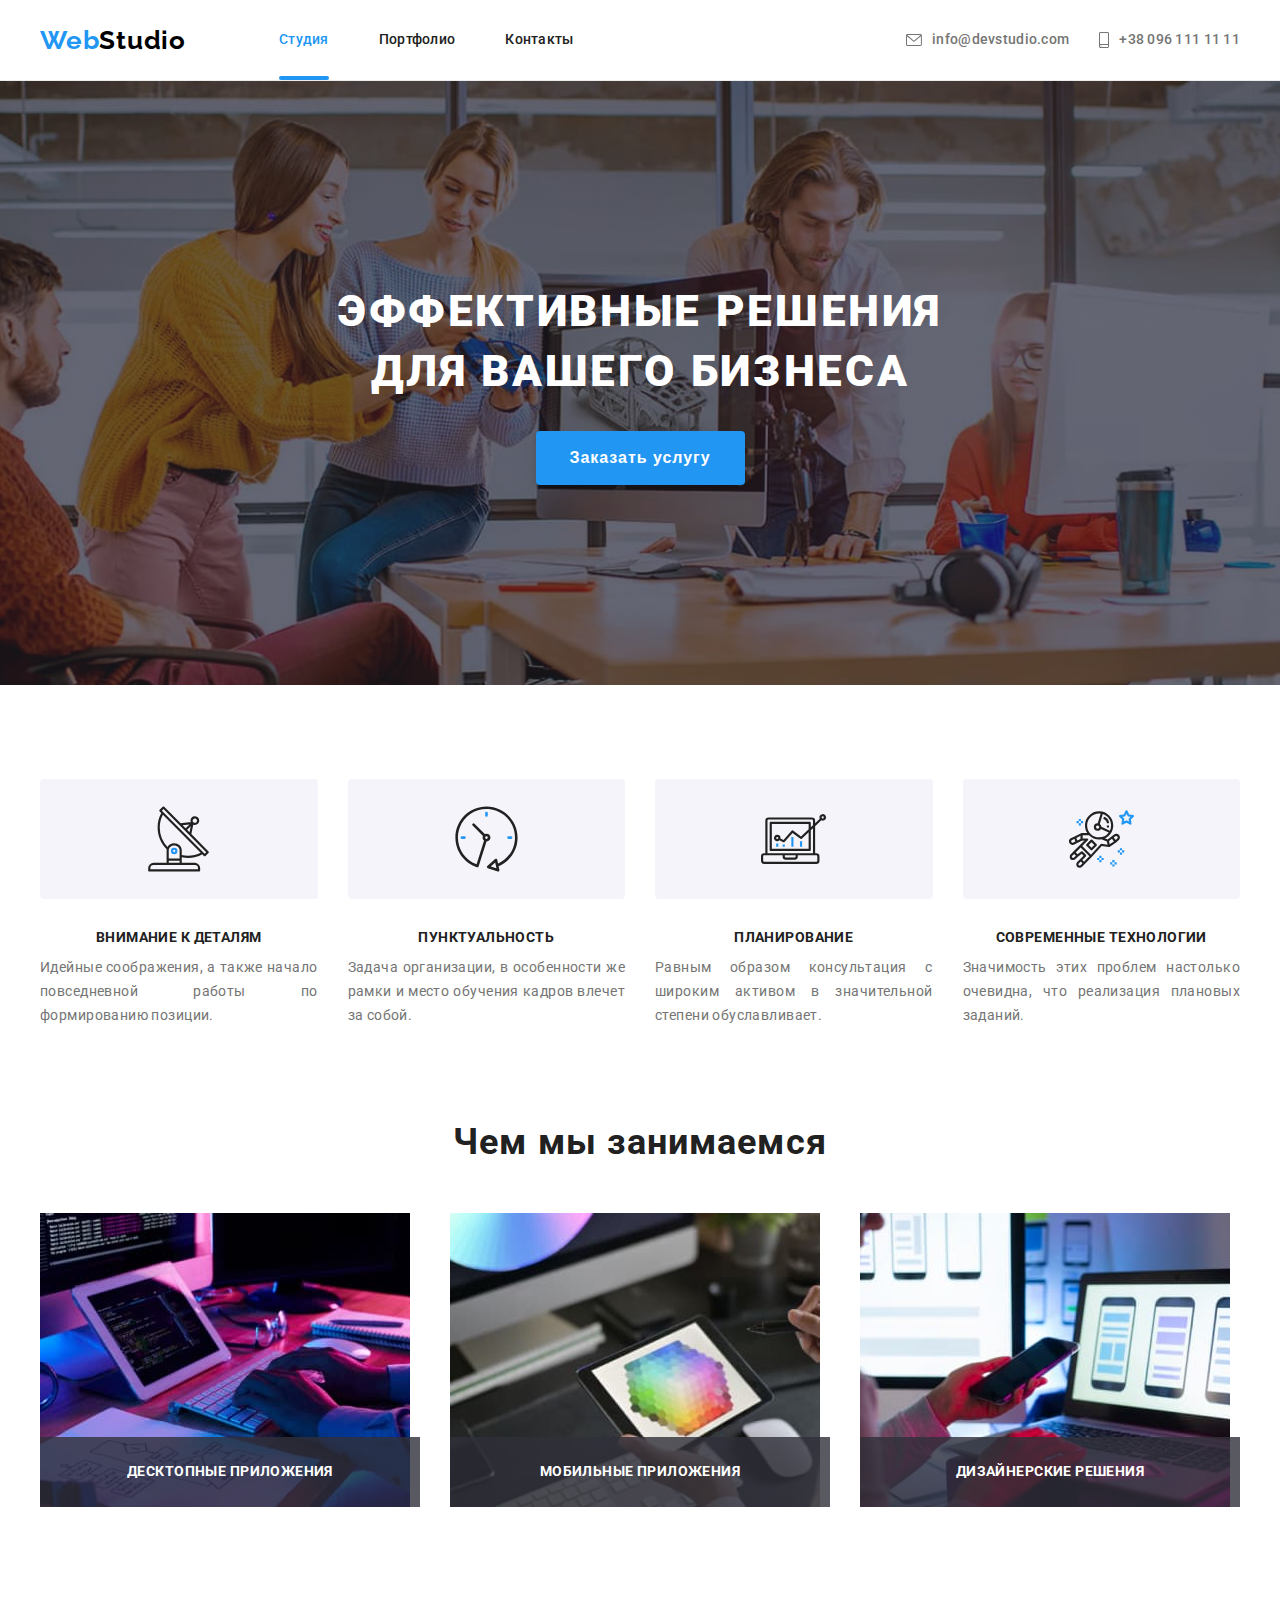
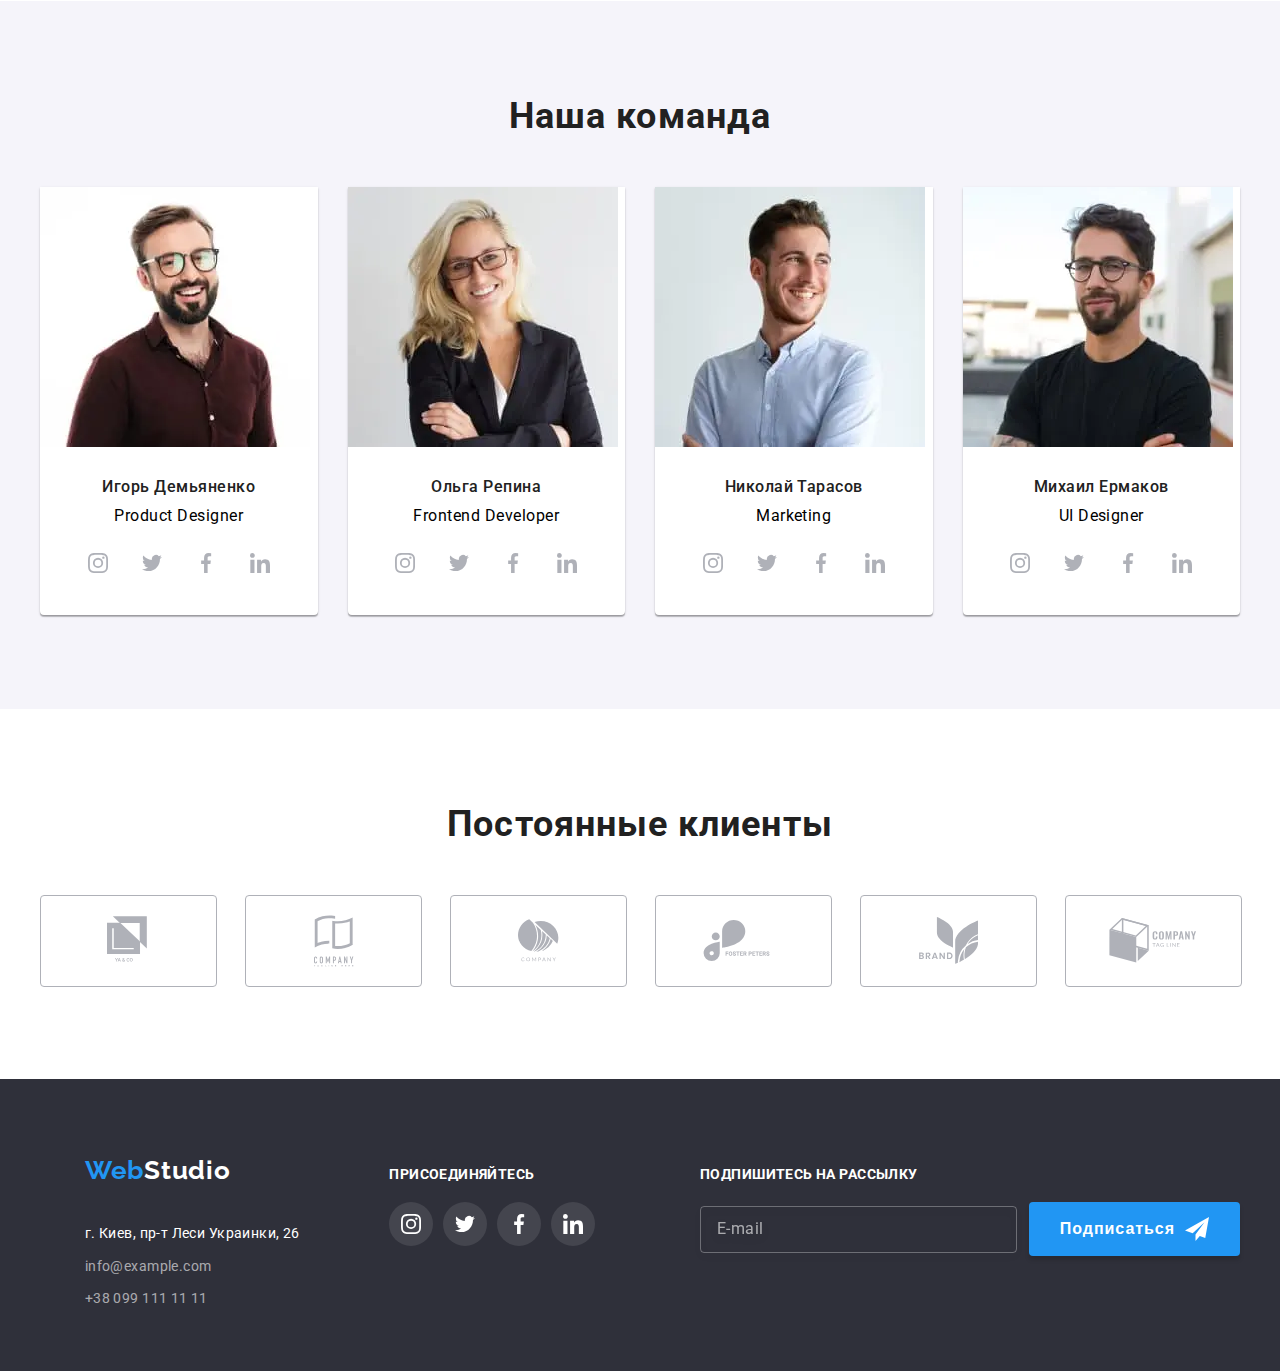
<file: index.html>
<!DOCTYPE html>
<html lang="ru">
  <head>
    <meta charset="UTF-8" />
    <meta name="viewport" content="width=device-width, initial-scale=1.0" />
    <title>ВебСтудио</title>
    <link rel="preconnect" href="https://fonts.gstatic.com" />
    <link
      href="https://fonts.googleapis.com/css2?family=Raleway:wght@700&family=Roboto:wght@400;500;700;900&display=swap"
      rel="stylesheet"
    />
    <link
      rel="stylesheet"
      href="https://cdnjs.cloudflare.com/ajax/libs/modern-normalize/1.0.0/modern-normalize.min.css"
      integrity="sha512-ISS7cAi1PEhQ8jnbJpJZMd29NlhNj4AWYyLOSp2CE/CsHxTCu+r+t0D2yoJudVrd0/8fTVPUVDzY5Tvli75u/g=="
      crossorigin="anonymous"
    />

    <link rel="stylesheet" href="./css/main.min.css" />
  </head>
  <body>
    <header class="page-header">
      <div class="page-header__container container">
        <nav class="navigation">
          <a class="logo link" href="./index.html" lang="en">
            Web<span class="logo__part--them-light">Studio</span></a
          >
          <ul class="navigation__list list">
            <li class="navigation__item">
              <a
                class="navigation__link navigation__link--current link"
                href="./index.html"
                >Студия</a
              >
            </li>
            <li class="navigation__item">
              <a class="navigation__link link" href="./portfolio.html"
                >Портфолио</a
              >
            </li>
            <li class="navigation__item">
              <a class="navigation__link link" href="./contacts.html">Контакты</a>
            </li>
          </ul>
        </nav>
        <button type="button" class="burger-button" data-menu-button>
          <svg class="burger-button__svg">
            <use
              class="icon-burger"
              href="./images/icons/sprite.svg#icon-burger"
            ></use>
            <use
              class="icon-close-burger"
              href="./images/icons/sprite.svg#icon-close-burger"
            ></use>
          </svg>
        </button>
        <ul class="contact__list list">
          <li class="contact__item contacts__item">
            <a class="contact__link link" href="tel:+380961111111">
              <svg class="contact__svg" width="10" height="16">
                <use href="./images/icons/sprite.svg#icon-phone"></use>
              </svg>
              +38 096 111 11 11</a
            >
          </li>
          <li class="contact__item">
            <a class="contact__link link" href="mailto:info@devstudio.com">
              <svg class="contact__svg" width="16" height="12">
                <use href="./images/icons/sprite.svg#icon-mail"></use>
              </svg>
              info@devstudio.com
            </a>
          </li>
        </ul>
        <div class="mobile-menu__backdrop" data-backd>
          <div class="mobile-menu" data-menu>
            <ul class="mobile-menu__list list">
              <li class="mobile-menu__item">
                <a
                  class="mobile-menu__link mobile-menu__link--current link"
                  href="./index.html"
                  >Студия</a
                >
              </li>
              <li class="mobile-menu__item">
                <a class="mobile-menu__link link" href="./portfolio.html"
                  >Портфолио</a
                >
              </li>
              <li class="mobile-menu__item">
                <a class="mobile-menu__link link" href="./contacts.html">Контакты</a>
              </li>
            </ul>
            <div class="mobile-menu__box">
              <ul class="mobile-contact__list list">
                <li class="mobile-contact__item contacts__item">
                  <a
                    class="mobile-contact__link mobile-contact__link--accent link"
                    href="tel:+380961111111"
                  >
                    +38 096 111 11 11
                  </a>
                </li>
                <li class="mobile-contact__item">
                  <a
                    class="mobile-contact__link link"
                    href="mailto:info@devstudio.com"
                  >
                    info@devstudio.com
                  </a>
                </li>
              </ul>
              <ul class="mobile-social__list list">
                <li class="mobile-social__item">
                  <a href="#" class="mobile-social__link link">Instagram</a>
                </li>
                <li class="mobile-social__item">
                  <a href="#" class="mobile-social__link link">Twitter</a>
                </li>
                <li class="mobile-social__item">
                  <a href="#" class="mobile-social__link link">Facebook</a>
                </li>
                <li class="mobile-social__item">
                  <a href="#" class="mobile-social__link link">LinkedIn</a>
                </li>
              </ul>
            </div>
          </div>
        </div>
      </div>
    </header>
    <main>
      <!-- HERO -->
      <section class="hero">
        <div class="hero__container container">
          <h1 class="hero__title">Эффективные решения для вашего бизнеса</h1>
          <button class="button" type="button" data-modal-open>
            Заказать услугу
          </button>
        </div>
      </section>
      <!-- ADVANTAGE -->
      <section class="advantage">
        <div class="container advantage__container">
          <h2 class="title visually-hidden">Преимущества</h2>
          <ul class="advantage__list list">
            <li class="advantage__item">
              <div class="advantage__box">
                <svg class="advantage__svg" width="65" height="70">
                  <use href="./images/icons/sprite.svg#icon-antenna"></use>
                </svg>
              </div>
              <h3 class="advantage__title">Внимание к деталям</h3>
              <p class="advantage__description">
                Идейные соображения, а также начало повседневной работы по
                формированию позиции.
              </p>
            </li>
            <li class="advantage__item">
              <div class="advantage__box">
                <svg class="advantage__svg" width="65" height="70">
                  <use href="./images/icons/sprite.svg#icon-clock"></use>
                </svg>
              </div>
              <h3 class="advantage__title">Пунктуальность</h3>
              <p class="advantage__description">
                Задача организации, в особенности же рамки и место обучения
                кадров влечет за собой.
              </p>
            </li>
            <li class="advantage__item">
              <div class="advantage__box">
                <svg class="advantage__svg" width="65" height="70">
                  <use href="./images/icons/sprite.svg#icon-diagram"></use>
                </svg>
              </div>
              <h3 class="advantage__title">Планирование</h3>
              <p class="advantage__description">
                Равным образом консультация с широким активом в значительной
                степени обуславливает.
              </p>
            </li>
            <li class="advantage__item">
              <div class="advantage__box">
                <svg class="advantage__svg" width="65" height="70">
                  <use href="./images/icons/sprite.svg#icon-astronaut"></use>
                </svg>
              </div>
              <h3 class="advantage__title">Современные технологии</h3>
              <p class="advantage__description">
                Значимость этих проблем настолько очевидна, что реализация
                плановых заданий.
              </p>
            </li>
          </ul>
        </div>
      </section>
      <!-- WORKS -->
      <section class="works">
        <div class="container works__container">
          <h2 class="title">Чем мы занимаемся</h2>
          <ul class="works__list list">
            <li class="works__item">
              <div class="works__tumb">
                <picture>
                  <img
                    srcset="
                      ./images/desktop/works/works1-desk-img.jpg    1x,
                      ./images/desktop/works/works1-desk-img@2x.jpg 2x
                    "
                    src="./images/desktop/works/works1-desk-img.jpg"
                  />
                </picture>

                <div class="works__сaption">
                  <p class="works__description">Десктопные приложения</p>
                </div>
              </div>
            </li>
            <li class="works__item">
              <div class="works__tumb">
                <picture>
                  <img
                    srcset="
                      ./images/desktop/works/works2-desk-img.jpg    1x,
                      ./images/desktop/works/works2-desk-img@2x.jpg 2x
                    "
                    src="./images/desktop/works/works2-desk-img.jpg"
                  />
                </picture>

                <div class="works__сaption">
                  <p class="works__description">Мобильные приложения</p>
                </div>
              </div>
            </li>
            <li class="works__item">
              <div class="works__tumb">
                <picture>
                  <img
                    srcset="
                      ./images/desktop/works/works3-desk-img.jpg    1x,
                      ./images/desktop/works/works3-desk-img@2x.jpg 2x
                    "
                    src="./images/desktop/works/works3-desk-img.jpg"
                  />
                </picture>

                <div class="works__сaption">
                  <p class="works__description">Дизайнерские решения</p>
                </div>
              </div>
            </li>
          </ul>
        </div>
      </section>
      <!-- TEAM -->
      <section class="team">
        <div class="team__container container">
          <h2 class="title">Наша команда</h2>
          <ul class="team__list list">
            <li class="team__card">
              <picture>
                <source
                  srcset="
                    ./images/desktop/team/team1-desk-img.webp    1x,
                    ./images/desktop/team/team1-desk-img@2x.webp 2x
                  "
                  media="(min-width: 1200px)"
                  type="image/webp"
                />
                <source
                  srcset="
                    ./images/desktop/team/team1-desk-img.jpg    1x,
                    ./images/desktop/team/team1-desk-img@2x.jpg 2x
                  "
                  media="(min-width: 1200px)"
                />

                <source
                  srcset="
                    ./images/tablet/team/team1-tabl-img.webp    1x,
                    ./images/tablet/team/team1-tabl-img@2x.webp 2x
                  "
                  media="(min-width: 768px)"
                  type="image/webp"
                />
                <source
                  srcset="
                    ./images/tablet/team/team1-tabl-img.jpg    1x,
                    ./images/tablet/team/team1-tabl-img@2x.jpg 2x
                  "
                  media="(min-width: 768px)"
                />

                <source
                  srcset="
                    ./images/mobile/team/team1-mob-img.webp    1x,
                    ./images/mobile/team/team1-mob-img@2x.webp 2x
                  "
                  media="(max-width: 767px)"
                  type="image/webp"
                />
                <source
                  srcset="
                    ./images/mobile/team/team1-mob-img.jpg    1x,
                    ./images/mobile/team/team1-mob-img@2x.jpg 2x
                  "
                  media="(max-width: 767px)"
                />

                <img
                  class="works__img"
                  src="./images/tablet/team/team1-tabl-img.jpg"
                  alt="Фото сотрудника"
                />
              </picture>

              <div class="team__caption">
                <h4 class="team__name">Игорь Демьяненко</h4>
                <p class="team__position">Product Designer</p>
                <ul class="social__list list">
                  <li class="social__item">
                    <a class="social__link link" href="#">
                      <svg class="social__icon">
                        <use
                          href="./images/icons/sprite.svg#icon-instagram"
                        ></use>
                      </svg>
                    </a>
                  </li>
                  <li class="social__item">
                    <a class="social__link link" href="#">
                      <svg class="social__icon">
                        <use
                          href="./images/icons/sprite.svg#icon-twitter"
                        ></use>
                      </svg>
                    </a>
                  </li>
                  <li class="social__item">
                    <a class="social__link link" href="#">
                      <svg class="social__icon">
                        <use
                          href="./images/icons/sprite.svg#icon-facebook"
                        ></use>
                      </svg>
                    </a>
                  </li>
                  <li class="social__item">
                    <a class="social__link link" href="#">
                      <svg class="social__icon">
                        <use
                          href="./images/icons/sprite.svg#icon-linkedin"
                        ></use>
                      </svg>
                    </a>
                  </li>
                </ul>
              </div>
            </li>
            <li class="team__card">
              <picture>
                <source
                  srcset="
                    ./images/desktop/team/team2-desk-img.webp    1x,
                    ./images/desktop/team/team2-desk-img@2x.webp 2x
                  "
                  media="(min-width: 1200px)"
                  type="image/webp"
                />
                <source
                  srcset="
                    ./images/desktop/team/team2-desk-img.jpg    1x,
                    ./images/desktop/team/team2-desk-img@2x.jpg 2x
                  "
                  media="(min-width: 1200px)"
                />

                <source
                  srcset="
                    ./images/tablet/team/team2-tabl-img.webp    1x,
                    ./images/tablet/team/team2-tabl-img@2x.webp 2x
                  "
                  media="(min-width: 768px)"
                  type="image/webp"
                />
                <source
                  srcset="
                    ./images/tablet/team/team2-tabl-img.jpg    1x,
                    ./images/tablet/team/team2-tabl-img@2x.jpg 2x
                  "
                  media="(min-width: 768px)"
                />

                <source
                  srcset="
                    ./images/mobile/team/team2-mob-img.webp    1x,
                    ./images/mobile/team/team2-mob-img@2x.webp 2x
                  "
                  media="(max-width: 767px)"
                  type="image/webp"
                />
                <source
                  srcset="
                    ./images/mobile/team/team2-mob-img.jpg    1x,
                    ./images/mobile/team/team2-mob-img@2x.jpg 2x
                  "
                  media="(max-width: 767px)"
                />

                <img
                  class="works__img"
                  src="./images/tablet/team/team1-tabl-img.jpg"
                  alt="Фото сотрудника"
                />
              </picture>
              <div class="team__caption">
                <h4 class="team__name">Ольга Репина</h4>
                <p class="team__position">Frontend Developer</p>
                <ul class="social__list list">
                  <li class="social__item">
                    <a class="social__link link" href="#">
                      <svg class="social__icon">
                        <use
                          href="./images/icons/sprite.svg#icon-instagram"
                        ></use>
                      </svg>
                    </a>
                  </li>
                  <li class="social__item">
                    <a class="social__link link" href="#">
                      <svg class="social__icon">
                        <use
                          href="./images/icons/sprite.svg#icon-twitter"
                        ></use>
                      </svg>
                    </a>
                  </li>
                  <li class="social__item">
                    <a class="social__link link" href="#">
                      <svg class="social__icon">
                        <use
                          href="./images/icons/sprite.svg#icon-facebook"
                        ></use>
                      </svg>
                    </a>
                  </li>
                  <li class="social__item">
                    <a class="social__link link" href="#">
                      <svg class="social__icon">
                        <use
                          href="./images/icons/sprite.svg#icon-linkedin"
                        ></use>
                      </svg>
                    </a>
                  </li>
                </ul>
              </div>
            </li>
            <li class="team__card">
              <picture>
                <source
                  srcset="
                    ./images/desktop/team/team3-desk-img.webp    1x,
                    ./images/desktop/team/team3-desk-img@2x.webp 2x
                  "
                  media="(min-width: 1200px)"
                  type="image/webp"
                />
                <source
                  srcset="
                    ./images/desktop/team/team3-desk-img.jpg    1x,
                    ./images/desktop/team/team3-desk-img@2x.jpg 2x
                  "
                  media="(min-width: 1200px)"
                />

                <source
                  srcset="
                    ./images/tablet/team/team3-tabl-img.webp    1x,
                    ./images/tablet/team/team3-tabl-img@2x.webp 2x
                  "
                  media="(min-width: 768px)"
                  type="image/webp"
                />
                <source
                  srcset="
                    ./images/tablet/team/team3-tabl-img.jpg    1x,
                    ./images/tablet/team/team3-tabl-img@2x.jpg 2x
                  "
                  media="(min-width: 768px)"
                />

                <source
                  srcset="
                    ./images/mobile/team/team3-mob-img.webp    1x,
                    ./images/mobile/team/team3-mob-img@2x.webp 2x
                  "
                  media="(max-width: 767px)"
                  type="image/webp"
                />
                <source
                  srcset="
                    ./images/mobile/team/team3-mob-img.jpg    1x,
                    ./images/mobile/team/team3-mob-img@2x.jpg 2x
                  "
                  media="(max-width: 767px)"
                />

                <img
                  class="works__img"
                  src="./images/tablet/team/team1-tabl-img.jpg"
                  alt="Фото сотрудника"
                />
              </picture>

              <div class="team__caption">
                <h4 class="team__name">Николай Тарасов</h4>
                <p class="team__position">Marketing</p>
                <ul class="social__list list">
                  <li class="social__item">
                    <a class="social__link link" href="#">
                      <svg class="social__icon">
                        <use
                          href="./images/icons/sprite.svg#icon-instagram"
                        ></use>
                      </svg>
                    </a>
                  </li>
                  <li class="social__item">
                    <a class="social__link link" href="#">
                      <svg class="social__icon">
                        <use
                          href="./images/icons/sprite.svg#icon-twitter"
                        ></use>
                      </svg>
                    </a>
                  </li>
                  <li class="social__item">
                    <a class="social__link link" href="#">
                      <svg class="social__icon">
                        <use
                          href="./images/icons/sprite.svg#icon-facebook"
                        ></use>
                      </svg>
                    </a>
                  </li>
                  <li class="social__item">
                    <a class="social__link link" href="#">
                      <svg class="social__icon">
                        <use
                          href="./images/icons/sprite.svg#icon-linkedin"
                        ></use>
                      </svg>
                    </a>
                  </li>
                </ul>
              </div>
            </li>
            <li class="team__card">
              <picture>
                <source
                  srcset="
                    ./images/desktop/team/team4-desk-img.webp    1x,
                    ./images/desktop/team/team4-desk-img@2x.webp 2x
                  "
                  media="(min-width: 1200px)"
                  type="image/webp"
                />
                <source
                  srcset="
                    ./images/desktop/team/team4-desk-img.jpg    1x,
                    ./images/desktop/team/team4-desk-img@2x.jpg 2x
                  "
                  media="(min-width: 1200px)"
                />

                <source
                  srcset="
                    ./images/tablet/team/team4-tabl-img.webp    1x,
                    ./images/tablet/team/team4-tabl-img@2x.webp 2x
                  "
                  media="(min-width: 768px)"
                  type="image/webp"
                />
                <source
                  srcset="
                    ./images/tablet/team/team4-tabl-img.jpg    1x,
                    ./images/tablet/team/team4-tabl-img@2x.jpg 2x
                  "
                  media="(min-width: 768px)"
                />

                <source
                  srcset="
                    ./images/mobile/team/team4-mob-img.webp    1x,
                    ./images/mobile/team/team4-mob-img@2x.webp 2x
                  "
                  media="(max-width: 767px)"
                  type="image/webp"
                />
                <source
                  srcset="
                    ./images/mobile/team/team4-mob-img.jpg    1x,
                    ./images/mobile/team/team4-mob-img@2x.jpg 2x
                  "
                  media="(max-width: 767px)"
                />

                <img
                  class="works__img"
                  src="./images/tablet/team/team1-tabl-img.jpg"
                  alt="Фото сотрудника"
                />
              </picture>
              <div class="team__caption">
                <h4 class="team__name">Михаил Ермаков</h4>
                <p class="team__position">UI Designer</p>
                <ul class="social__list list">
                  <li class="social__item">
                    <a class="social__link link" href="#">
                      <svg class="social__icon">
                        <use
                          href="./images/icons/sprite.svg#icon-instagram"
                        ></use>
                      </svg>
                    </a>
                  </li>
                  <li class="social__item">
                    <a class="social__link link" href="#">
                      <svg class="social__icon">
                        <use
                          href="./images/icons/sprite.svg#icon-twitter"
                        ></use>
                      </svg>
                    </a>
                  </li>
                  <li class="social__item">
                    <a class="social__link link" href="#">
                      <svg class="social__icon">
                        <use
                          href="./images/icons/sprite.svg#icon-facebook"
                        ></use>
                      </svg>
                    </a>
                  </li>
                  <li class="social__item">
                    <a class="social__link link" href="#">
                      <svg class="social__icon">
                        <use
                          href="./images/icons/sprite.svg#icon-linkedin"
                        ></use>
                      </svg>
                    </a>
                  </li>
                </ul>
              </div>
            </li>
          </ul>
        </div>
      </section>
      <!-- CLIENTS -->
      <section class="clients">
        <div class="container clients__container">
          <h2 class="title">Постоянные клиенты</h2>
          <ul class="list clients__list">
            <li class="link clients__item">
              <a class="item clients__link" href="#">
                <svg class="clients__icon" width="44" height="49">
                  <use href="./images/icons/sprite.svg#icon-logo-1"></use>
                </svg>
              </a>
            </li>
            <li class="link clients__item">
              <a class="item clients__link" href="#">
                <svg class="clients__icon" width="40" height="52">
                  <use href="./images/icons/sprite.svg#icon-logo-2"></use>
                </svg>
              </a>
            </li>
            <li class="link clients__item">
              <a class="item clients__link" href="#">
                <svg class="clients__icon" width="41" height="43">
                  <use href="./images/icons/sprite.svg#icon-logo-3"></use>
                </svg>
              </a>
            </li>
            <li class="link clients__item">
              <a class="item clients__link" href="#">
                <svg class="clients__icon" width="80" height="42">
                  <use href="./images/icons/sprite.svg#icon-logo-4"></use>
                </svg>
              </a>
            </li>
            <li class="link clients__item">
              <a class="item clients__link" href="#">
                <svg class="clients__icon" width="59" height="47">
                  <use href="./images/icons/sprite.svg#icon-logo-5"></use>
                </svg>
              </a>
            </li>
            <li class="link clients__item">
              <a class="item clients__link" href="#">
                <svg class="clients__icon" width="88" height="45">
                  <use href="./images/icons/sprite.svg#icon-logo-6"></use>
                </svg>
              </a>
            </li>
          </ul>
        </div>
      </section>
    </main>
    <!-- FOOTER -->
    <footer class="footer">
      <div class="footer__container container">
        <div class="footer__box">
          <div class="footer__contacts">
            <a class="link logo" href="#" lang="en">
              Web<span class="logo__part--them-dark">Studio</span>
            </a>
            <address class="address">
              <ul class="contacts">
                <li class="contacts__item list">
                  <a
                    class="contacts__link contacts__link--darkВackground link"
                    href="https://goo.gl/maps/GAFT3e7iSvox3QBL9"
                    target="_blank"
                    rel="noopener noreferrer"
                  >
                    г. Киев, пр-т Леси Украинки, 26
                  </a>
                </li>
                <li class="contacts__item list">
                  <a class="contacts__link link" href="mailto:info@example.com"
                    >info@example.com</a
                  >
                </li>
                <li class="contacts__item list">
                  <a class="contacts__link link" href="tel:+380991111111"
                    >+38 099 111 11 11</a
                  >
                </li>
              </ul>
            </address>
          </div>
          <div class="footer__social">
            <h3 class="footer__title">присоединяйтесь</h3>
            <ul class="list social__list">
              <li class="social__item social__item--them-dark">
                <a class="link social__link" href="#">
                  <svg class="social__icon--them-dark social__icon">
                    <use href="./images/icons/sprite.svg#icon-instagram"></use>
                  </svg>
                </a>
              </li>
              <li class="social__item">
                <a class="social__link social__item--them-dark" href="#">
                  <svg class="social__icon--them-dark social__icon">
                    <use href="./images/icons/sprite.svg#icon-twitter"></use>
                  </svg>
                </a>
              </li>
              <li class="social__item">
                <a class="social__link social__item--them-dark" href="#">
                  <svg class="social__icon--them-dark social__icon">
                    <use href="./images/icons/sprite.svg#icon-facebook"></use>
                  </svg>
                </a>
              </li>
              <li class="social__item">
                <a class="social__link social__item--them-dark" href="#">
                  <svg class="social__icon--them-dark social__icon">
                    <use href="./images/icons/sprite.svg#icon-linkedin"></use>
                  </svg>
                </a>
              </li>
            </ul>
          </div>
        </div>
        <div class="footer__subscription">
          <h3 class="footer__title">Подпишитесь на рассылку</h3>
          <div class="form">
            <label for="mail"></label>
            <input
              type="email"
              name="mail"
              id="mail"
              placeholder="E-mail"
              class="form__input"
            />
            <button type="submit" class="button">
              Подписаться
              <svg class="form__svg">
                <use href="./images/icons/sprite.svg#icon-send"></use>
              </svg>
            </button>
          </div>
        </div>
      </div>
    </footer>

    <div class="backdrop is-hidden" data-modal>
      <div class="modal">
        <p class="modal__tittle">Оставьте свои данные, мы вам перезвоним</p>

        <label for="name" class="modal__field">
          <input
            type="text"
            name="name"
            class="modal__input"
            autocomplete="off"
            placeholder=" "
            id="name"
          />
          <span class="modal__text">Имя</span>
          <svg class="modal__svg">
            <use href="./images/icons/sprite.svg#icon-person-black"></use>
          </svg>
        </label>

        <label for="tel" class="modal__field">
          <input
            type="tel"
            name="tel"
            class="modal__input"
            autocomplete="off"
            placeholder=" "
            id="tel"
          />
          <span class="modal__text">Телефон</span>
          <svg class="modal__svg">
            <use href="./images/icons/sprite.svg#icon-phone-black"></use>
          </svg>
        </label>

        <label for="modal-mail" class="modal__field">
          <input
            type="email"
            name="modal-mail"
            class="modal__input"
            placeholder=" "
            id="modal-mail"
          />
          <span class="modal__text">Почта</span>
          <svg class="modal__svg">
            <use href="./images/icons/sprite.svg#icon-email-black"></use>
          </svg>
        </label>

        <label for="comment" class="modal__field">
          <span class="modal__coment">Комментарий</span>
          <textarea
            name="comment"
            placeholder="Введите текст"
            id="comment"
            class="modal__textarea"
          ></textarea>
        </label>

        <label class="policy">
          <input class="checkbox" type="checkbox" name="policy" tabindex="-1" />
          <span class="policy__icon" tabindex="0"></span>
          <span class="policy__text">Соглашаюсь с рассылкой и принимаю</span>
          <a class="policy__agreement" href="#">&nbsp;Условия договора</a>
        </label>

        <button type="submit" class="button button--modal">Отправить</button>

        <button type="button" class="closeButton" data-modal-close>
          <svg class="closeButton__svg">
            <use href="./images/icons/sprite.svg#icon-close"></use>
          </svg>
        </button>
      </div>
    </div>
    <script src="./js/modal.js"></script>
    <script src="./js/modal-menu.js"></script>
  </body>
</html>
</file>
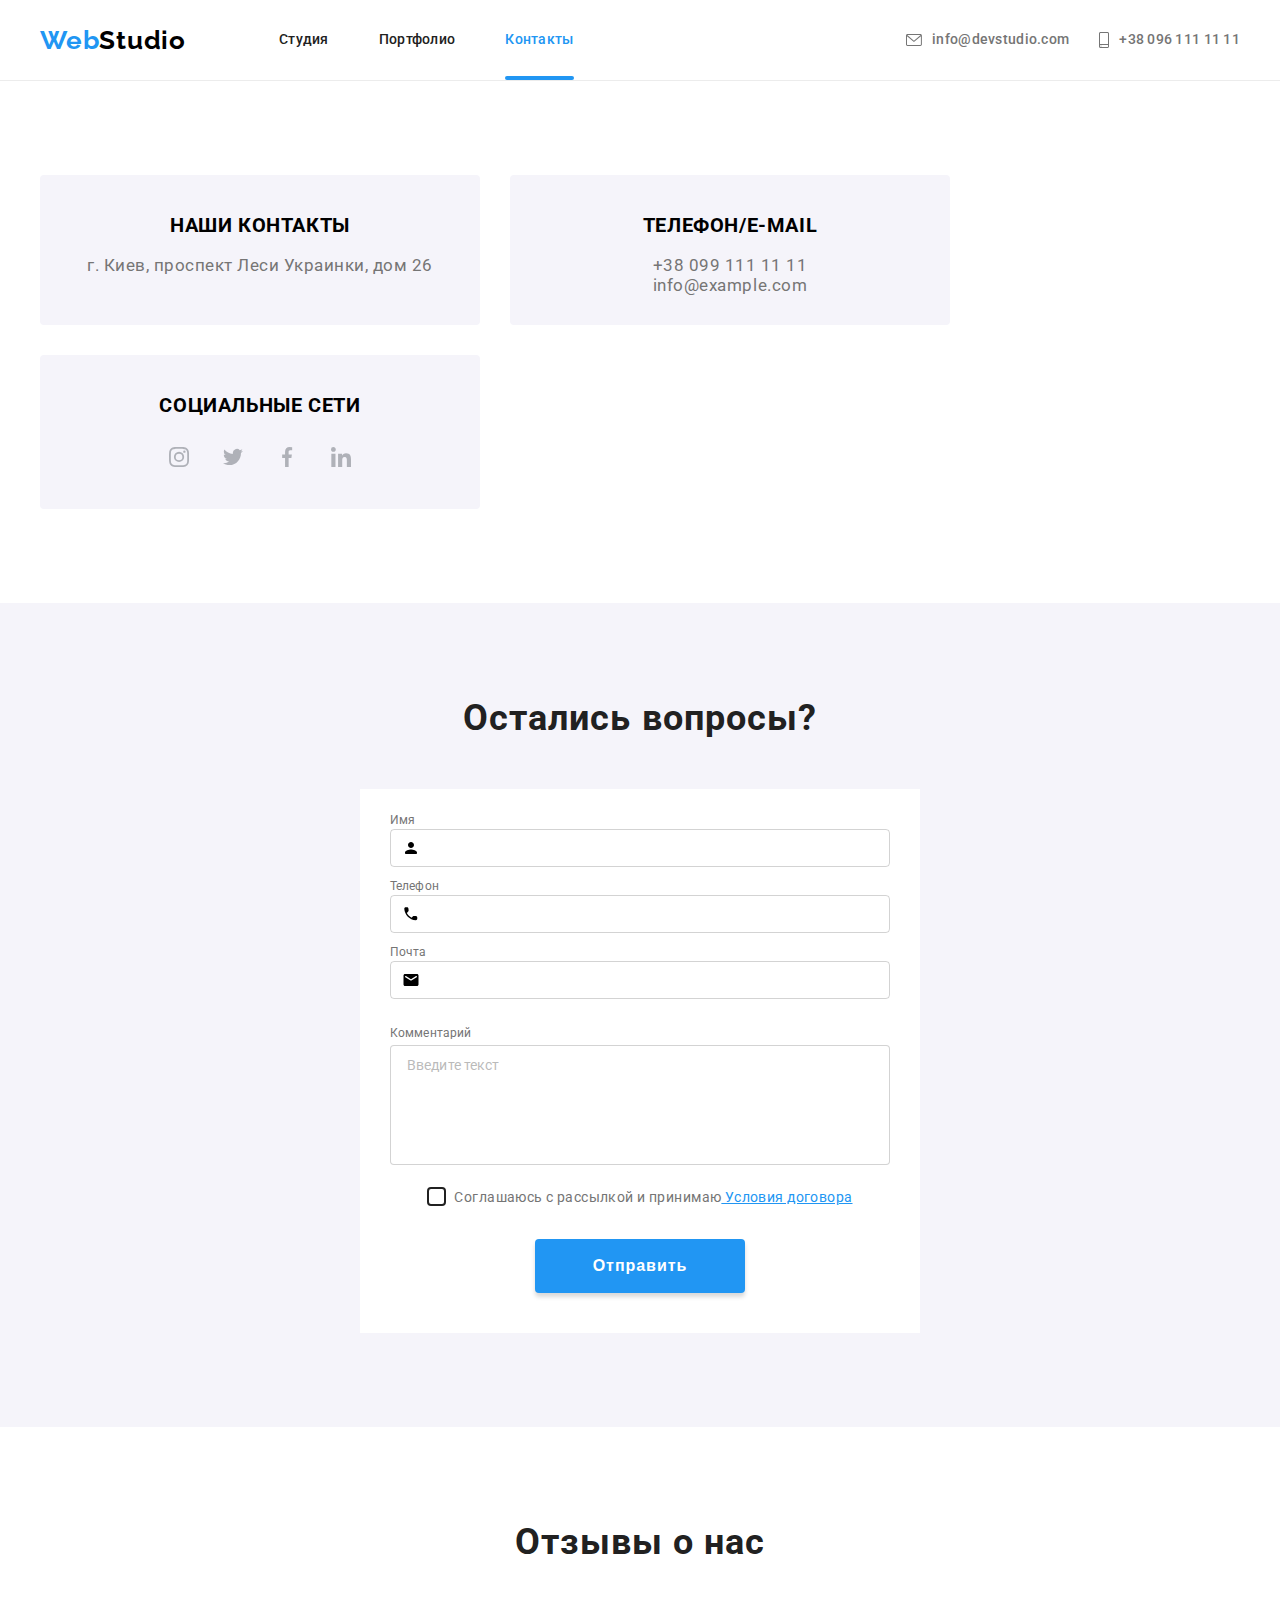
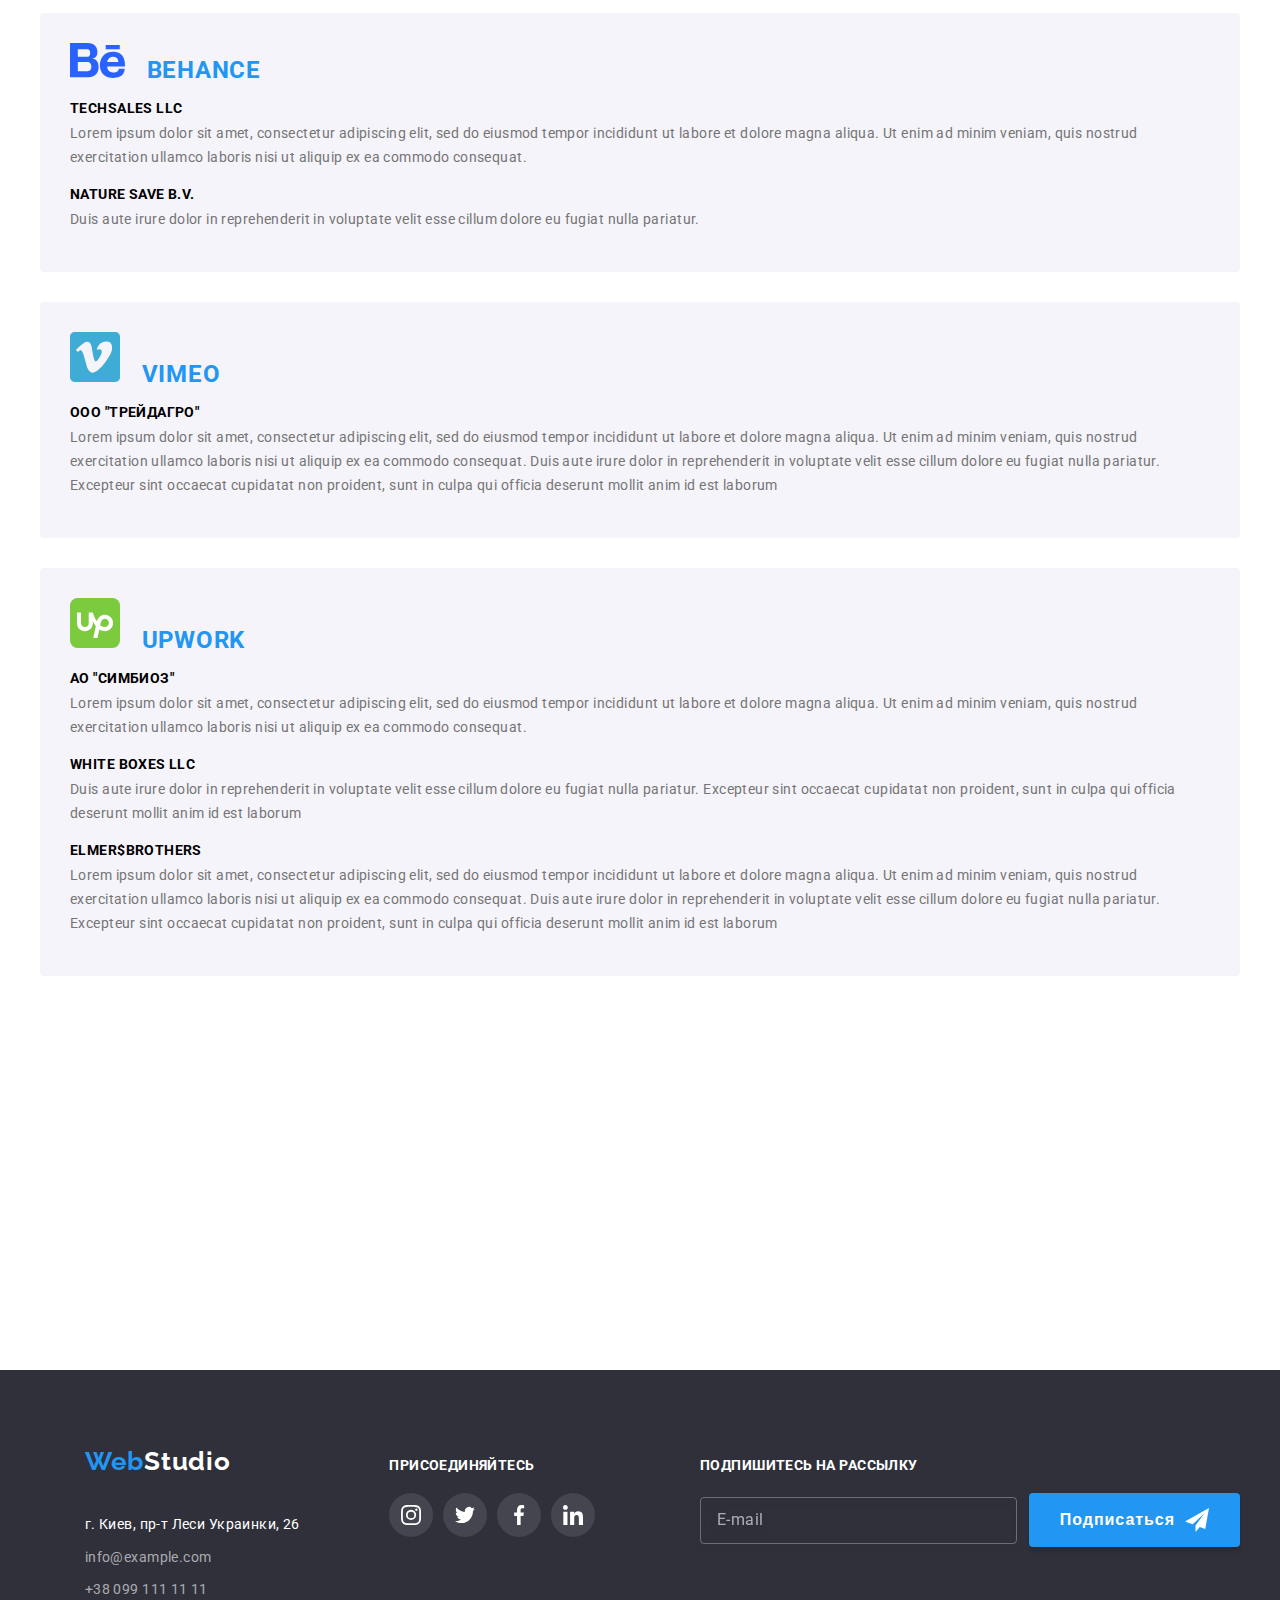
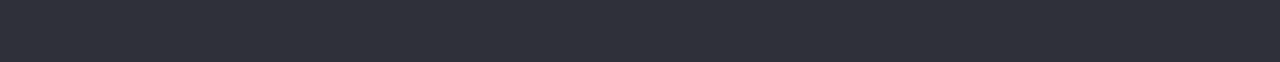
<file: contacts.html>
<!DOCTYPE html>
<html lang="ru">
  <head>
    <meta charset="UTF-8" />
    <meta name="viewport" content="width=device-width, initial-scale=1.0" />
    <title>ВебСтудио</title>
    <link rel="preconnect" href="https://fonts.gstatic.com" />
    <link
      href="https://fonts.googleapis.com/css2?family=Raleway:wght@700&family=Roboto:wght@400;500;700;900&display=swap"
      rel="stylesheet"
    />
    <link
      rel="stylesheet"
      href="https://cdnjs.cloudflare.com/ajax/libs/modern-normalize/1.0.0/modern-normalize.min.css"
      integrity="sha512-ISS7cAi1PEhQ8jnbJpJZMd29NlhNj4AWYyLOSp2CE/CsHxTCu+r+t0D2yoJudVrd0/8fTVPUVDzY5Tvli75u/g=="
      crossorigin="anonymous"
    />

    <link rel="stylesheet" href="./css/main.min.css" />
  </head>
  <body>
      <header class="page-header">
    <div class="page-header__container container">
      <nav class="navigation">
        <a class="logo link" href="./index.html" lang="en">
          Web<span class="logo__part--them-light">Studio</span></a
        >
        <ul class="navigation__list list">
          <li class="navigation__item">
            <a
              class="navigation__link link"
              href="./index.html"
              >Студия</a
            >
          </li>
          <li class="navigation__item">
            <a class="navigation__link link" href="./portfolio.html"
              >Портфолио</a
            >
          </li>
          <li class="navigation__item">
            <a class="navigation__link navigation__link--current link" href="./contacts.html">Контакты</a>
          </li>
        </ul>
      </nav>
      <button type="button" class="burger-button" data-menu-button>
        <svg class="burger-button__svg">
          <use
            class="icon-burger"
            href="./images/icons/sprite.svg#icon-burger"
          ></use>
          <use
            class="icon-close-burger"
            href="./images/icons/sprite.svg#icon-close-burger"
          ></use>
        </svg>
      </button>
      <ul class="contact__list list">
        <li class="contact__item contacts__item">
          <a class="contact__link link" href="tel:+380961111111">
            <svg class="contact__svg" width="10" height="16">
              <use href="./images/icons/sprite.svg#icon-phone"></use>
            </svg>
            +38 096 111 11 11</a
          >
        </li>
        <li class="contact__item">
          <a class="contact__link link" href="mailto:info@devstudio.com">
            <svg class="contact__svg" width="16" height="12">
              <use href="./images/icons/sprite.svg#icon-mail"></use>
            </svg>
            info@devstudio.com
          </a>
        </li>
      </ul>
      <div class="mobile-menu__backdrop" data-backd>
        <div class="mobile-menu" data-menu>
          <ul class="mobile-menu__list list">
            <li class="mobile-menu__item">
              <a
                class="mobile-menu__link link"
                href="./index.html"
                >Студия</a
              >
            </li>
            <li class="mobile-menu__item">
              <a class="mobile-menu__link link" href="./portfolio.html"
                >Портфолио</a
              >
            </li>
            <li class="mobile-menu__item">
              <a class="mobile-menu__link mobile-menu__link--current link" href="#">Контакты</a>
            </li>
          </ul>
          <div class="mobile-menu__box">
            <ul class="mobile-contact__list list">
              <li class="mobile-contact__item contacts__item">
                <a
                  class="mobile-contact__link mobile-contact__link--accent link"
                  href="tel:+380961111111"
                >
                  +38 096 111 11 11
                </a>
              </li>
              <li class="mobile-contact__item">
                <a
                  class="mobile-contact__link link"
                  href="mailto:info@devstudio.com"
                >
                  info@devstudio.com
                </a>
              </li>
            </ul>
            <ul class="mobile-social__list list">
              <li class="mobile-social__item">
                <a href="#" class="mobile-social__link link">Instagram</a>
              </li>
              <li class="mobile-social__item">
                <a href="#" class="mobile-social__link link">Twitter</a>
              </li>
              <li class="mobile-social__item">
                <a href="#" class="mobile-social__link link">Facebook</a>
              </li>
              <li class="mobile-social__item">
                <a href="#" class="mobile-social__link link">LinkedIn</a>
              </li>
            </ul>
          </div>
        </div>
      </div>
    </div>
  </header>

  <body>
    <section class="block-contacts">
      <div class="container">
        <div class="block-contacts__box">
    <ul class="block-contacts__list list">
      <li class="block-contacts__item">
        <h4 class="block-contacts__title">Наши контакты</h4>
        <p class="block-contacts__text">
         
          г. Киев, проспект Леси Украинки, дом 26
        
        </p>
      </li>
      <li class="block-contacts__item">
        <h4 class="block-contacts__title">Телефон/E-mail</h4>
        <p class="block-contacts__text block-contacts__text--active">+38 099 111 11 11</p>
        <p class="block-contacts__text block-contacts__text--active">info@example.com</p>
      </li>
      <li class="block-contacts__item">
        <h4 class="block-contacts__title">Социальные сети</h4>
             <ul class="list social__list">
            <li class="social__item ">
              <a class="link social__link" href="#">
                <svg class=" social__icon">
                  <use href="./images/icons/sprite.svg#icon-instagram"></use>
                </svg>
              </a>
            </li>
            <li class="social__item">
              <a class="social__link " href="#">
                <svg class=" social__icon">
                  <use href="./images/icons/sprite.svg#icon-twitter"></use>
                </svg>
              </a>
            </li>
            <li class="social__item">
              <a class="social__link " href="#">
                <svg class=" social__icon">
                  <use href="./images/icons/sprite.svg#icon-facebook"></use>
                </svg>
              </a>
            </li>
            <li class="social__item">
              <a class="social__link " href="#">
                <svg class=" social__icon">
                  <use href="./images/icons/sprite.svg#icon-linkedin"></use>
                </svg>
              </a>
            </li>
          </ul>
        </div>
      </div>
      </li>
    </ul>
    </section>

    <section class="block__feedback">
      <div class="container">
        <h3 class="title">Остались вопросы?</h3>
        <div class="feed-back-form">
          <label for="name" class="feed-back-form__field">
            <input
              type="text"
              name="name"
              class="feed-back-form__input"
              autocomplete="off"
              placeholder=" "
              id="name"
            />
            <span class="feed-back-form__text">Имя</span>
            <svg class="feed-back-form__svg">
              <use href="./images/icons/sprite.svg#icon-person-black"></use>
            </svg>
          </label>
    
          <label for="tel" class="feed-back-form__field">
            <input
              type="tel"
              name="tel"
              class="feed-back-form__input"
              autocomplete="off"
              placeholder=" "
              id="tel"
            />
            <span class="feed-back-form__text">Телефон</span>
            <svg class="feed-back-form__svg">
              <use href="./images/icons/sprite.svg#icon-phone-black"></use>
            </svg>
          </label>
    
          <label for="feed-back-form-mail" class="feed-back-form__field">
            <input
              type="email"
              name="feed-back-form-mail"
              class="feed-back-form__input"
              placeholder=" "
              id="feed-back-form-mail"
            />
            <span class="feed-back-form__text">Почта</span>
            <svg class="feed-back-form__svg">
              <use href="./images/icons/sprite.svg#icon-email-black"></use>
            </svg>
          </label>
    
          <label for="comment" class="feed-back-form__field">
            <span class="feed-back-form__coment">Комментарий</span>
            <textarea
              name="comment"
              placeholder="Введите текст"
              id="comment"
              class="feed-back-form__textarea"
            ></textarea>
          </label>
    
          <label class="policy">
            <input class="checkbox" type="checkbox" name="policy" tabindex="-1" />
            <span class="policy__icon" tabindex="0"></span>
            <span class="policy__text">Соглашаюсь с рассылкой и принимаю</span>
            <a class="policy__agreement" href="#">&nbsp;Условия договора</a>
          </label>
    
          <button type="submit" class="button button--feed-back-form">Отправить</button>
    
          </div>
      </div>
    </section>

    <section class="reviews">
      <div class="container reviews__container">
      <h2 class="title reviews__title">Отзывы о наc</h2>
      <ul class="reviews__list list">
          <li class="reviews__item">
              <div class="reviews__image">
      <a href="" class="reviews__link link" target="_blank" rel="noopener noreferrer" lang=en>
                  <svg class="reviews__icon reviews__icon--blue" width="55px" height="35px">
                      <use href="./images/icons/icons.svg#icon-behance1"></use>
                  </svg>
      Behance
      </a>
              </div>
              <a href="" class="reviews__client-link link" target="_blank" rel="noopener noreferrer" lang=en>TechSales llc</a>
              <p class="reviews__description">Lorem ipsum dolor sit amet, consectetur adipiscing elit, sed do eiusmod tempor incididunt ut labore et dolore magna aliqua. 
              Ut enim ad minim veniam, quis nostrud exercitation ullamco laboris nisi ut aliquip ex ea commodo consequat. </p>
         <a href="" class="reviews__client-link link" target="_blank" rel="noopener noreferrer" lang=en>Nature Save b.v.</a>
              <p class="reviews__description">Duis aute irure dolor in reprehenderit in voluptate velit esse cillum dolore eu fugiat nulla pariatur. </p>
          </li>
            <li class="reviews__item">
              <div class="reviews__image">
      <a href="" class="reviews__link link" target="_blank" rel="noopener noreferrer" lang=en>
                  <svg class="reviews__icon reviews__icon--light-blue" width="50px" height="50px">
                      <use href="./images/icons/icons.svg#icon-vimeo2"></use>
                  </svg>
       Vimeo
      </a>
              </div>
              <a href="" class="reviews__client-link link" target="_blank" rel="noopener noreferrer">ООО "ТрейдАгро"</a>
              <p class="reviews__description">Lorem ipsum dolor sit amet, consectetur adipiscing elit, sed do eiusmod tempor incididunt ut labore et dolore magna aliqua. 
      Ut enim ad minim veniam, quis nostrud exercitation ullamco laboris nisi ut aliquip ex ea commodo consequat. 
      Duis aute irure dolor in reprehenderit in voluptate velit esse cillum dolore eu fugiat nulla pariatur. 
      Excepteur sint occaecat cupidatat non proident, sunt in culpa qui officia deserunt mollit anim id est laborum</p>	
          </li>
            <li class="reviews__item">
              <div class="reviews__image">
      <a href="#" class="reviews__link link" target="_blank" rel="noopener noreferrer" lang=en>
          <svg class="reviews__icon reviews__icon--green" xmlns="http://www.w3.org/2000/svg" viewBox="0 0 512 512"><rect width="512" height="512" rx="15%"/><path fill="#fff" d="M357.2 296.9c-17 0-33-7.2-47.4-18.9l3.5-16.6.1-.6c3.2-17.6 13.1-47.2 43.8-47.2 23 0 41.7 18.7 41.7 41.7s-18.7 41.6-41.7 41.6zm0-125.5c-39.2 0-69.5 25.4-81.9 67.3-18.8-28.3-33.1-62.2-41.4-90.8h-42.2v109.7c0 21.7-17.6 39.3-39.3 39.3s-39.3-17.6-39.3-39.3V147.8H71v109.7c0 44.9 36.5 81.8 81.4 81.8s81.4-36.9 81.4-81.8v-18.4c8.2 17.1 18.2 34.4 30.4 49.6l-25.8 121.4h43.1l18.7-88c16.4 10.5 35.2 17.1 56.8 17.1 46.2 0 83.8-37.8 83.8-84.1.1-46.1-37.4-83.7-83.6-83.7"/>
          </svg>
               UpWork
      </a>
              </div>
              <a href="" class="reviews__client-link link" target="_blank" rel="noopener noreferrer">АО "Симбиоз"</a>
              <p class="reviews__description">Lorem ipsum dolor sit amet, consectetur adipiscing elit, sed do eiusmod tempor incididunt ut labore et dolore magna aliqua. 
              Ut enim ad minim veniam, quis nostrud exercitation ullamco laboris nisi ut aliquip ex ea commodo consequat. </p>
         <a href="" class="reviews__client-link link" target="_blank" rel="noopener noreferrer" lang=en>White boxes llc</a>
              <p class="reviews__description">Duis aute irure dolor in reprehenderit in voluptate velit esse cillum dolore eu fugiat nulla pariatur.
      Excepteur sint occaecat cupidatat non proident, sunt in culpa qui officia deserunt mollit anim id est laborum </p>
      <a href="" class="reviews__client-link link" target="_blank" rel="noopener noreferrer" lang=en>Elmer$Brothers</a>
              <p class="reviews__description">Lorem ipsum dolor sit amet, consectetur adipiscing elit, sed do eiusmod tempor incididunt ut labore et dolore magna aliqua. 
      Ut enim ad minim veniam, quis nostrud exercitation ullamco laboris nisi ut aliquip ex ea commodo consequat. 
      Duis aute irure dolor in reprehenderit in voluptate velit esse cillum dolore eu fugiat nulla pariatur. 
      Excepteur sint occaecat cupidatat non proident, sunt in culpa qui officia deserunt mollit anim id est laborum</p>
          </li>
          </ul>
      </div>
  </section>      
    
  </body>


  <div class="contacts__map">
    <iframe
      src="https://www.google.com/maps/embed?pb=!1m18!1m12!1m3!1d2541.7794508425036!2d30.536197115696858!3d50.4265806794721!2m3!1f0!2f0!3f0!3m2!1i1024!2i768!4f13.1!3m3!1m2!1s0x40d4cf0e033ecbe9%3A0x57a4dffefec77da0!2z0LHRg9C7LiDQm9C10YHQuCDQo9C60YDQsNC40L3QutC4LCAyNiwg0JrQuNC10LIsIDAyMDAw!5e0!3m2!1sru!2sua!4v1618491472731!5m2!1sru!2sua"
      width="100%"
      height="300"
      style="border: 0"
      allowfullscreen=""
      loading="lazy"
    ></iframe>
    </div>
  <footer class="footer">
    <div class="footer__container container">
      <div class="footer__box">
        <div class="footer__contacts">
          <a class="link logo" href="#" lang="en">
            Web<span class="logo__part--them-dark">Studio</span>
          </a>
          <address class="address">
            <ul class="contacts">
              <li class="contacts__item list">
                <a
                  class="contacts__link contacts__link--darkВackground link"
                  href="https://goo.gl/maps/GAFT3e7iSvox3QBL9"
                  target="_blank"
                  rel="noopener noreferrer"
                >
                  г. Киев, пр-т Леси Украинки, 26
                </a>
              </li>
              <li class="contacts__item list">
                <a class="contacts__link link" href="mailto:info@example.com"
                  >info@example.com</a
                >
              </li>
              <li class="contacts__item list">
                <a class="contacts__link link" href="tel:+380991111111"
                  >+38 099 111 11 11</a
                >
              </li>
            </ul>
          </address>
        </div>
        <div class="footer__social">
          <h3 class="footer__title">присоединяйтесь</h3>
          <ul class="list social__list">
            <li class="social__item social__item--them-dark">
              <a class="link social__link" href="#">
                <svg class="social__icon--them-dark social__icon">
                  <use href="./images/icons/sprite.svg#icon-instagram"></use>
                </svg>
              </a>
            </li>
            <li class="social__item">
              <a class="social__link social__item--them-dark" href="#">
                <svg class="social__icon--them-dark social__icon">
                  <use href="./images/icons/sprite.svg#icon-twitter"></use>
                </svg>
              </a>
            </li>
            <li class="social__item">
              <a class="social__link social__item--them-dark" href="#">
                <svg class="social__icon--them-dark social__icon">
                  <use href="./images/icons/sprite.svg#icon-facebook"></use>
                </svg>
              </a>
            </li>
            <li class="social__item">
              <a class="social__link social__item--them-dark" href="#">
                <svg class="social__icon--them-dark social__icon">
                  <use href="./images/icons/sprite.svg#icon-linkedin"></use>
                </svg>
              </a>
            </li>
          </ul>
        </div>
      </div>
      <div class="footer__subscription">
        <h3 class="footer__title">Подпишитесь на рассылку</h3>
        <div class="form">
          <label for="mail"></label>
          <input
            type="email"
            name="mail"
            id="mail"
            placeholder="E-mail"
            class="form__input"
          />
          <button type="submit" class="button">
            Подписаться
            <svg class="form__svg">
              <use href="./images/icons/sprite.svg#icon-send"></use>
            </svg>
          </button>
        </div>
      </div>
    </div>
  </footer>
  <script src="./js/modal.js"></script>
  <script src="./js/modal-menu.js"></script>
</body>
</html>
</file>
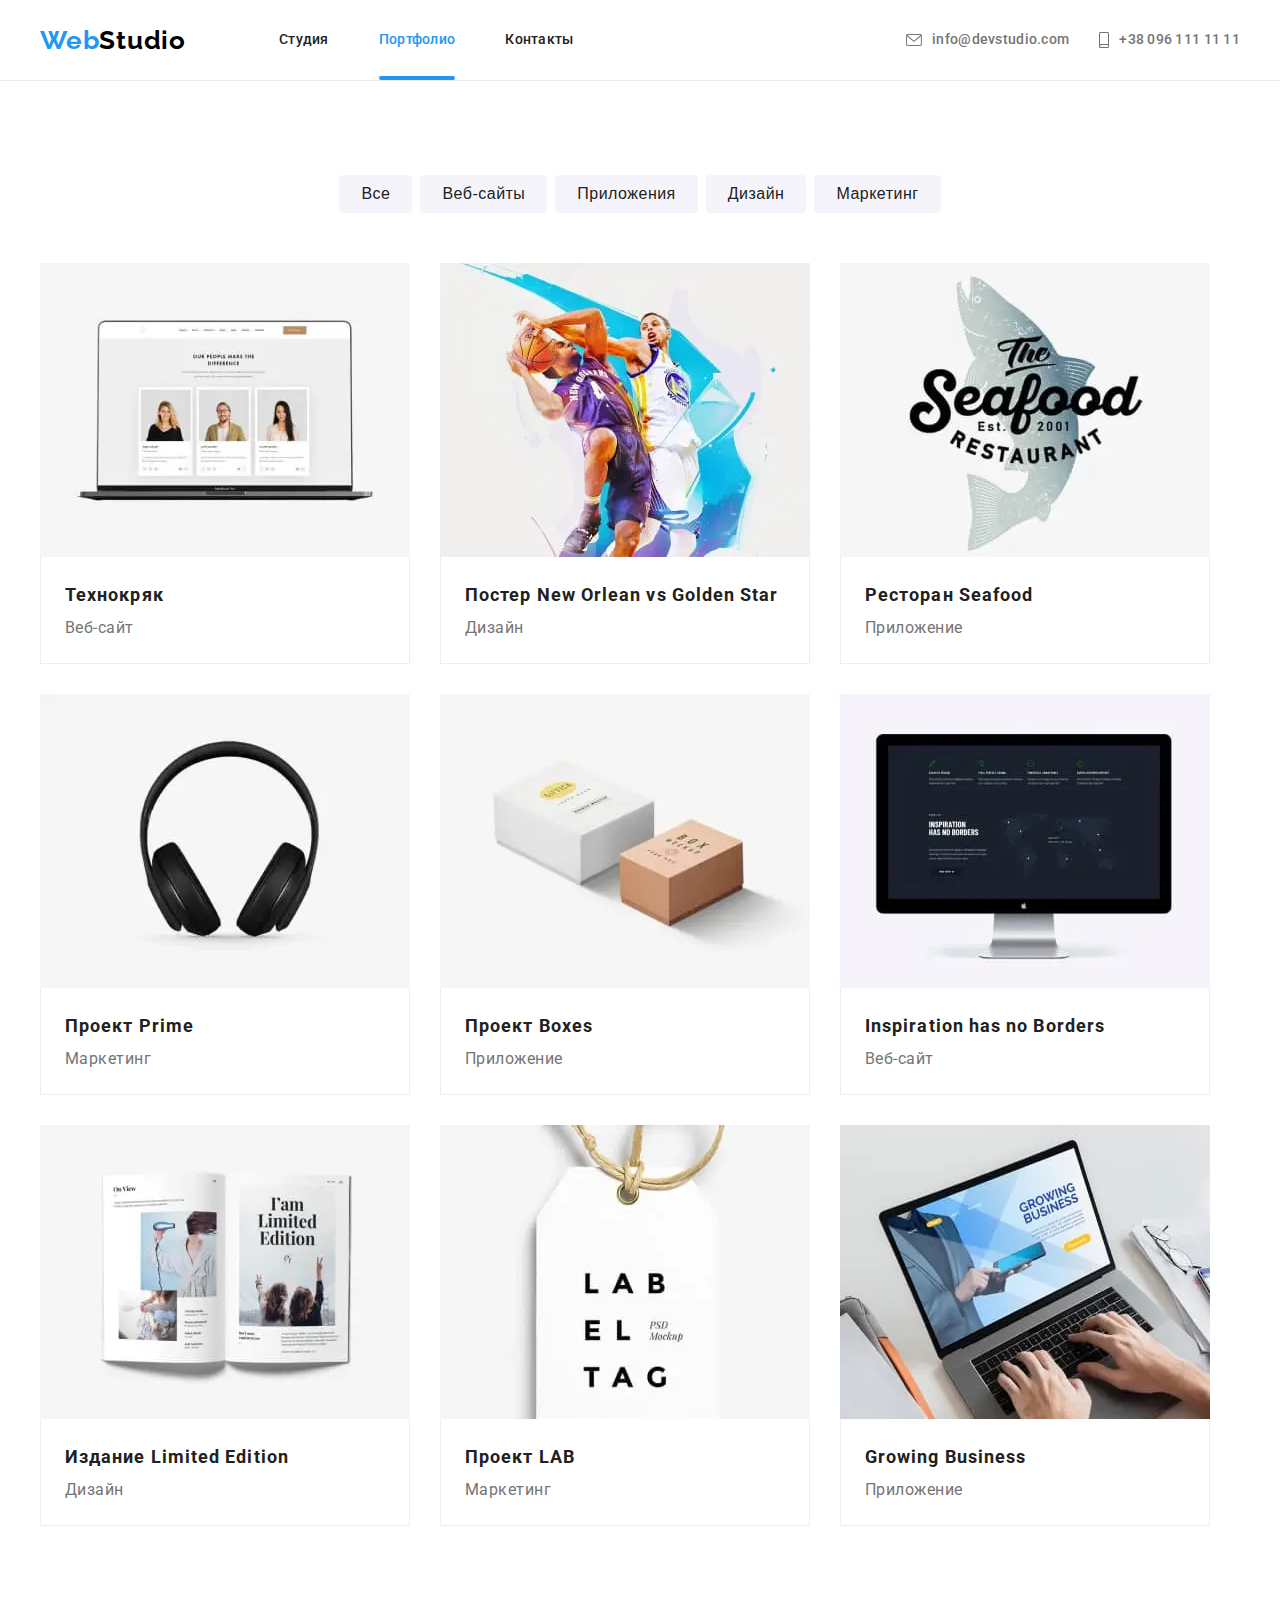
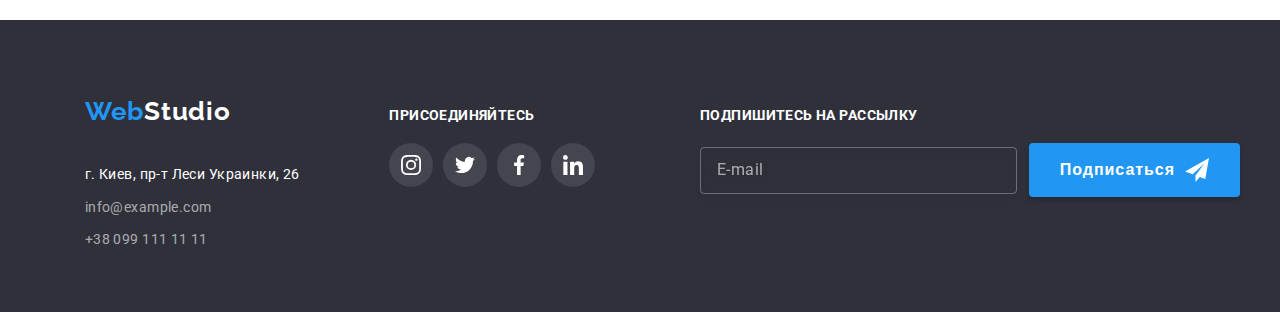
<file: portfolio.html>
<!DOCTYPE html>
<html lang="ru">
  <head>
    <meta charset="UTF-8" />
    <meta name="viewport" content="width=device-width, initial-scale=1.0" />
    <title>ВебСтудио</title>
    <link rel="preconnect" href="https://fonts.gstatic.com" />
    <link
      href="https://fonts.googleapis.com/css2?family=Raleway:wght@700&family=Roboto:wght@400;500;700;900&display=swap"
      rel="stylesheet"
    />
    <link
      rel="stylesheet"
      href="https://cdnjs.cloudflare.com/ajax/libs/modern-normalize/1.0.0/modern-normalize.min.css"
      integrity="sha512-ISS7cAi1PEhQ8jnbJpJZMd29NlhNj4AWYyLOSp2CE/CsHxTCu+r+t0D2yoJudVrd0/8fTVPUVDzY5Tvli75u/g=="
      crossorigin="anonymous"
    />

    <link rel="stylesheet" href="./css/main.min.css" />
  </head>
  <body>
    <header class="page-header">
      <div class="page-header__container container">
        <nav class="navigation">
          <a class="logo link" href="./index.html" lang="en">
            Web<span class="logo__part--them-light">Studio</span></a
          >
          <ul class="navigation__list list">
            <li class="navigation__item">
              <a class="navigation__link link" href="./index.html"
                >Студия</a
              >
            </li>
            <li class="navigation__item">
              <a class="navigation__link navigation__link--current link" href="./portfolio.html"
                >Портфолио</a
              >
            </li>
            <li class="navigation__item">
              <a class="navigation__link link" href="./contacts.html">Контакты</a>
            </li>
          </ul>
        </nav>
        <button type="button" class="burger-button" data-menu-button>
          <svg class="burger-button__svg">
            <use
              class="icon-burger"
              href="./images/icons/sprite.svg#icon-burger"
            ></use>
            <use
              class="icon-close-burger"
              href="./images/icons/sprite.svg#icon-close-burger"
            ></use>
          </svg>
        </button>
        <ul class="contact__list list">
          <li class="contact__item contacts__item">
            <a class="contact__link link" href="tel:+380961111111">
              <svg class="contact__svg" width="10" height="16">
                <use href="./images/icons/sprite.svg#icon-phone"></use>
              </svg>
              +38 096 111 11 11</a
            >
          </li>
          <li class="contact__item">
            <a class="contact__link link" href="mailto:info@devstudio.com">
              <svg class="contact__svg" width="16" height="12">
                <use href="./images/icons/sprite.svg#icon-mail"></use>
              </svg>
              info@devstudio.com
            </a>
          </li>
        </ul>
        <div class="mobile-menu__backdrop" data-backd>
        <div class="mobile-menu" data-menu>
          <ul class="mobile-menu__list list">
            <li class="mobile-menu__item">
              <a
                class="mobile-menu__link link"
                href="./index.html"
                >Студия</a
              >
            </li>
            <li class="mobile-menu__item">
              <a class="mobile-menu__link mobile-menu__link--current link" href="./portfolio.html"
                >Портфолио</a
              >
            </li>
            <li class="mobile-menu__item">
              <a class="mobile-menu__link link" href="#">Контакты</a>
            </li>
          </ul>
          <div class="mobile-menu__box">
            <ul class="mobile-contact__list list">
              <li class="mobile-contact__item contacts__item">
                <a
                  class="mobile-contact__link mobile-contact__link--accent link"
                  href="tel:+380961111111"
                >
                  +38 096 111 11 11
                </a>
              </li>
              <li class="mobile-contact__item">
                <a
                  class="mobile-contact__link link"
                  href="mailto:info@devstudio.com"
                >
                  info@devstudio.com
                </a>
              </li>
            </ul>
            <ul class="mobile-social__list list">
              <li class="mobile-social__item">
                <a href="#" class="mobile-social__link link">Instagram</a>
              </li>
              <li class="mobile-social__item">
                <a href="#" class="mobile-social__link link">Twitter</a>
              </li>
              <li class="mobile-social__item">
                <a href="#" class="mobile-social__link link">Facebook</a>
              </li>
              <li class="mobile-social__item">
                <a href="#" class="mobile-social__link link">LinkedIn</a>
              </li>
            </ul>
          </div>
        </div>
        </div>
      </div>
    </header>
    <main>
      <section class="projects-links">
        <div class="projects-links__container container">
          <ul class="filters__list list">
            <li class="filters__item">
              <button class="filters__button" type="button">Все</button>
            </li>
            <li class="filters__item">
              <button class="filters__button" type="button">Веб-сайты</button>
            </li>
            <li class="filters__item">
              <button class="filters__button" type="button">Приложения</button>
            </li>
            <li class="filters__item">
              <button class="filters__button" type="button">Дизайн</button>
            </li>
            <li class="filters__item">
              <button class="filters__button" type="button">Маркетинг</button>
            </li>
          </ul>

          <ul class="projects list">
            <li class="projects__item">
              <a class="link projects__link" href="№">
                <div class="projects__tumb">
                  <picture class="picture">
                    <source srcset="./images/desktop/Portfolio/tehno/img.webp 1x, ./images/desktop/Portfolio/tehno/img@2x.webp 2x"
                        media="(min-width: 1200px)" type="image/webp">
                    <source srcset="./images/desktop/Portfolio/tehno/img.jpg 1x, ./images/desktop/Portfolio/tehno/img@2x.jpg 2x"
                        media="(min-width: 1200px)">
                    <source srcset="./images/tablet/Portfolio/tehno/img.webp 1x, ./images/tablet/Portfolio/tehno/img@2x.webp 2x"
                        media="(min-width: 768px)" type="image/webp">
                    <source srcset="./images/tablet/Portfolio/tehno/img.jpg 1x, ./images/tablet/Portfolio/tehno/img@2x.jpg 2x"
                        media="(min-width: 768px)">
                    <source srcset="./images/mobile/Portfolio/tehno/img.webp 1x, ./images/mobile/Portfolio/tehno/img@2x.webp 2x"
                        media="(min-width: 320px)" type="image/webp">
                    <source srcset="./images/mobile/Portfolio/tehno/img.jpg 1x, ./images/mobile/Portfolio/tehno/img@2x.jpg 2x"
                        media="(min-width: 320px)">
                    <img src="./images/desktop/Portfolio/tehno/img.jpg" alt="Технокряк"/>
                </picture>
                
                  <div class="projects__container--overlay">
                    <p class="projects__description">
                      Технокряк это современная площадка распространения
                      коронавируса. Компании используют эту платформу для
                      цифрового шпионажа и атак на защищённые сервера
                      конкурентов.
                    </p>
                  </div>
                </div>
                <div class="projects__box">
                  <h4 class="projects__title">Технокряк</h4>
                  <p class="projects__text">Веб-сайт</p>
                </div>
              </a>
            </li>
            <li class="projects__item">
              <a class="link projects__link" href="#">
                <div class="projects__tumb">

                  <picture class="picture">
                    <source srcset="./images/desktop/Portfolio/orlean/img.webp 1x, ./images/desktop/Portfolio/orlean/img@2x.webp 2x"
                        media="(min-width: 1200px)" type="image/webp">
                    <source
                        srcset="./images/desktop/Portfolio/orlean/img.jpg 1x, ./images/desktop/Portfolio/orlean/img@2x.jpg 2x"
                        media="(min-width: 1200px)">
                    <source srcset="./images/tablet/Portfolio/orlean/img.webp 1x, ./images/tablet/Portfolio/orlean/img@2x.webp 2x"
                        media="(min-width: 768px)" type="image/webp">
                    <source
                        srcset="./images/tablet/Portfolio/orlean/img.jpg 1x, ./images/tablet/Portfolio/orlean/img@2x.jpg 2x"
                        media="(min-width: 768px)">
                    <source
                        srcset="./images/mobile/Portfolio/orlean/img.webp 1x, ./images/mobile/Portfolio/orlean/img@2x.webp 2x"
                        media="(min-width: 320px)" type="image/webp">
                    <source
                        srcset="./images/mobile/Portfolio/orlean/img.jpg 1x, ./images/mobile/Portfolio/orlean/img@2x.jpg 2x"
                        media="(min-width: 320px)">
                    <img src="./images/desktop/Portfolio/orlean/img.jpg" alt="Постер New Orlean vs Golden Star"/>
                </picture>

                  <div class="projects__container--overlay">
                    <p class="projects__description">
                      Технокряк это современная площадка распространения
                      коронавируса. Компании используют эту платформу для
                      цифрового шпионажа и атак на защищённые сервера
                      конкурентов.
                    </p>
                  </div>
                </div>
                <div class="projects__box">
                  <h4 class="projects__title">
                    Постер New Orlean vs Golden Star
                  </h4>
                  <p class="projects__text">Дизайн</p>
                </div>
              </a>
            </li>
            <li class="projects__item">
              <a class="link projects__link" href="#">
                <div class="projects__tumb">
                  
                  <picture class="picture">
                    <source
                        srcset="./images/desktop/Portfolio/seafood/img.webp 1x, ./images/desktop/Portfolio/seafood/img@2x.webp 2x"
                        media="(min-width: 1200px)" type="image/webp">
                    <source
                        srcset="./images/desktop/Portfolio/seafood/img.jpg 1x, ./images/desktop/Portfolio/seafood/img@2x.jpg 2x"
                        media="(min-width: 1200px)">
                    <source
                        srcset="./images/tablet/Portfolio/seafood/img.webp 1x, ./images/tablet/Portfolio/seafood/img@2x.webp 2x"
                        media="(min-width: 768px)" type="image/webp">
                    <source
                        srcset="./images/tablet/Portfolio/seafood/img.jpg 1x, ./images/tablet/Portfolio/seafood/img@2x.jpg 2x"
                        media="(min-width: 768px)">
                    <source
                        srcset="./images/mobile/Portfolio/seafood/img.webp 1x, ./images/mobile/Portfolio/seafood/img@2x.webp 2x"
                        media="(min-width: 320px)" type="image/webp">
                    <source
                        srcset="./images/mobile/Portfolio/seafood/img.jpg 1x, ./images/mobile/Portfolio/seafood/img@2x.jpg 2x"
                        media="(min-width: 320px)">
                    <img src="./images/desktop/Portfolio/seafood/img.jpg" alt="Ресторан Seafood"/>
                </picture>

                  <div class="projects__container--overlay">
                    <p class="projects__description">
                      Технокряк это современная площадка распространения
                      коронавируса. Компании используют эту платформу для
                      цифрового шпионажа и атак на защищённые сервера
                      конкурентов.
                    </p>
                  </div>
                </div>
                <div class="projects__box">
                  <h4 class="projects__title">Ресторан Seafood</h4>
                  <p class="projects__text">Приложение</p>
                </div>
              </a>
            </li>
            <li class="projects__item">
              <a class="link projects__link" href="#">
                <div class="projects__tumb">
                  
                  <picture class="picture">
                    <source
                        srcset="./images/desktop/Portfolio/prime/img.webp 1x, ./images/desktop/Portfolio/prime/img@2x.webp 2x"
                        media="(min-width: 1200px)" type="image/webp">
                    <source
                        srcset="./images/desktop/Portfolio/prime/img.jpg 1x, ./images/desktop/Portfolio/prime/img@2x.jpg 2x"
                        media="(min-width: 1200px)">
                    <source
                        srcset="./images/tablet/Portfolio/prime/img.webp 1x, ./images/tablet/Portfolio/prime/img@2x.webp 2x"
                        media="(min-width: 768px)" type="image/webp">
                    <source
                        srcset="./images/tablet/Portfolio/prime/img.jpg 1x, ./images/tablet/Portfolio/prime/img@2x.jpg 2x"
                        media="(min-width: 768px)">
                    <source
                        srcset="./images/mobile/Portfolio/prime/img.webp 1x, ./images/mobile/Portfolio/prime/img@2x.webp 2x"
                        media="(min-width: 320px)" type="image/webp">
                    <source
                        srcset="./images/mobile/Portfolio/prime/img.jpg 1x, ./images/mobile/Portfolio/prime/img@2x.jpg 2x"
                        media="(min-width: 320px)">
                    <img src="./images/desktop/Portfolio/prime/img.jpg" alt="Проект Prime"/>
                </picture>

                  <div class="projects__container--overlay">
                    <p class="projects__description">
                      Технокряк это современная площадка распространения
                      коронавируса. Компании используют эту платформу для
                      цифрового шпионажа и атак на защищённые сервера
                      конкурентов.
                    </p>
                  </div>
                </div>
                <div class="projects__box">
                  <h4 class="projects__title">Проект Prime</h4>
                  <p class="projects__text">Маркетинг</p>
                </div>
              </a>
            </li>
            <li class="projects__item">
              <a class="link projects__link" href="#">
                <div class="projects__tumb">
                  
                  <picture class="picture">
                    <source
                        srcset="./images/desktop/Portfolio/boxes/img.webp 1x, ./images/desktop/Portfolio/boxes/img@2x.webp 2x"
                        media="(min-width: 1200px)" type="image/webp">
                    <source
                        srcset="./images/desktop/Portfolio/boxes/img.jpg 1x, ./images/desktop/Portfolio/boxes/img@2x.jpg 2x"
                        media="(min-width: 1200px)">
                    <source
                        srcset="./images/tablet/Portfolio/boxes/img.webp 1x, ./images/tablet/Portfolio/boxes/img@2x.webp 2x"
                        media="(min-width: 768px)" type="image/webp">
                    <source
                        srcset="./images/tablet/Portfolio/boxes/img.jpg 1x, ./images/tablet/Portfolio/boxes/img@2x.jpg 2x"
                        media="(min-width: 768px)">
                    <source
                        srcset="./images/mobile/Portfolio/boxes/img.webp 1x, ./images/mobile/Portfolio/boxes/img@2x.webp 2x"
                        media="(min-width: 320px)" type="image/webp">
                    <source
                        srcset="./images/mobile/Portfolio/boxes/img.jpg 1x, ./images/mobile/Portfolio/boxes/img@2x.jpg 2x"
                        media="(min-width: 320px)">
                    <img src="./images/desktop/Portfolio/boxes/img.jpg" alt="Проект Boxes"/>
                </picture>

                  <div class="projects__container--overlay">
                    <p class="projects__description">
                      Технокряк это современная площадка распространения
                      коронавируса. Компании используют эту платформу для
                      цифрового шпионажа и атак на защищённые сервера
                      конкурентов.
                    </p>
                  </div>
                </div>
                <div class="projects__box">
                  <h4 class="projects__title">Проект Boxes</h4>
                  <p class="projects__text">Приложение</p>
                </div>
              </a>
            </li>
            <li class="projects__item">
              <a class="link projects__link" href="#">
                <div class="projects__tumb">
                  
                  <picture class="picture">
                    <source
                        srcset="./images/desktop/Portfolio/Inspiration/img.webp 1x, ./images/desktop/Portfolio/Inspiration/img@2x.webp 2x"
                        media="(min-width: 1200px)" type="image/webp">
                    <source
                        srcset="./images/desktop/Portfolio/Inspiration/img.jpg 1x, ./images/desktop/Portfolio/Inspiration/img@2x.jpg 2x"
                        media="(min-width: 1200px)">
                    <source
                        srcset="./images/tablet/Portfolio/Inspiration/img.webp 1x, ./images/tablet/Portfolio/Inspiration/img@2x.webp 2x"
                        media="(min-width: 768px)" type="image/webp">
                    <source
                        srcset="./images/tablet/Portfolio/Inspiration/img.jpg 1x, ./images/tablet/Portfolio/Inspiration/img@2x.jpg 2x"
                        media="(min-width: 768px)">
                    <source
                        srcset="./images/mobile/Portfolio/Inspiration/img.webp 1x, ./images/mobile/Portfolio/Inspiration/img@2x.webp 2x"
                        media="(min-width: 320px)" type="image/webp">
                    <source
                        srcset="./images/mobile/Portfolio/Inspiration/img.jpg 1x, ./images/mobile/Portfolio/Inspiration/img@2x.jpg 2x"
                        media="(min-width: 320px)">
                    <img src="./images/desktop/Portfolio/Inspiration/img.jpg" alt="Inspiration has no Borders"/>
                </picture>

                  <div class="projects__container--overlay">
                    <p class="projects__description">
                      Технокряк это современная площадка распространения
                      коронавируса. Компании используют эту платформу для
                      цифрового шпионажа и атак на защищённые сервера
                      конкурентов.
                    </p>
                  </div>
                </div>
                <div class="projects__box">
                  <h4 class="projects__title">Inspiration has no Borders</h4>
                  <p class="projects__text">Веб-сайт</p>
                </div>
              </a>
            </li>
            <li class="projects__item">
              <a class="link projects__link" href="#">
                <div class="projects__tumb">

                  <picture class="picture">
                <source
                    srcset="./images/desktop/Portfolio/limited/img.webp 1x, ./images/desktop/Portfolio/limited/img@2x.webp 2x"
                    media="(min-width: 1200px)" type="image/webp">
                <source
                    srcset="./images/desktop/Portfolio/limited/img.jpg 1x, ./images/desktop/Portfolio/limited/img@2x.jpg 2x"
                    media="(min-width: 1200px)">
                <source
                    srcset="./images/tablet/Portfolio/limited/img.webp 1x, ./images/tablet/Portfolio/limited/img@2x.webp 2x"
                    media="(min-width: 768px)" type="image/webp">
                <source
                    srcset="./images/tablet/Portfolio/limited/img.jpg 1x, ./images/tablet/Portfolio/limited/img@2x.jpg 2x"
                    media="(min-width: 768px)">
                <source
                    srcset="./images/mobile/Portfolio/limited/img.webp 1x, ./images/mobile/Portfolio/limited/img@2x.webp 2x"
                    media="(min-width: 320px)" type="image/webp">
                <source
                    srcset="./images/mobile/Portfolio/limited/img.jpg 1x, ./images/mobile/Portfolio/limited/img@2x.jpg 2x"
                    media="(min-width: 320px)">
                <img src="./images/desktop/Portfolio/limited/img.jpg" alt="Издание Limited Edition"/>
            </picture>

                  <div class="projects__container--overlay">
                    <p class="projects__description">
                      Технокряк это современная площадка распространения
                      коронавируса. Компании используют эту платформу для
                      цифрового шпионажа и атак на защищённые сервера
                      конкурентов.
                    </p>
                  </div>
                </div>
                <div class="projects__box">
                  <h4 class="projects__title">Издание Limited Edition</h4>
                  <p class="projects__text">Дизайн</p>
                </div>
              </a>
            </li>
            <li class="projects__item">
              <a class="link projects__link" href="#">
                <div class="projects__tumb">
                  
                  <picture class="picture">
                    <source
                        srcset="./images/desktop/Portfolio/lab/img.webp 1x, ./images/desktop/Portfolio/lab/img@2x.webp 2x"
                        media="(min-width: 1200px)" type="image/webp">
                    <source
                        srcset="./images/desktop/Portfolio/lab/img.jpg 1x, ./images/desktop/Portfolio/lab/img@2x.jpg 2x"
                        media="(min-width: 1200px)">
                    <source
                        srcset="./images/tablet/Portfolio/lab/img.webp 1x, ./images/tablet/Portfolio/lab/img@2x.webp 2x"
                        media="(min-width: 768px)" type="image/webp">
                    <source
                        srcset="./images/tablet/Portfolio/lab/img.jpg 1x, ./images/tablet/Portfolio/lab/img@2x.jpg 2x"
                        media="(min-width: 768px)">
                    <source
                        srcset="./images/mobile/Portfolio/lab/img.webp 1x, ./images/mobile/Portfolio/lab/img@2x.webp 2x"
                        media="(min-width: 320px)" type="image/webp">
                    <source
                        srcset="./images/mobile/Portfolio/lab/img.jpg 1x, ./images/mobile/Portfolio/lab/img@2x.jpg 2x"
                        media="(min-width: 320px)">
                    <img src="./images/desktop/Portfolio/lab/img.jpg" alt="Проект LAB"/>
                </picture>

                  <div class="projects__container--overlay">
                    <p class="projects__description">
                      Технокряк это современная площадка распространения
                      коронавируса. Компании используют эту платформу для
                      цифрового шпионажа и атак на защищённые сервера
                      конкурентов.
                    </p>
                  </div>
                </div>
                <div class="projects__box">
                  <h4 class="projects__title">Проект LAB</h4>
                  <p class="projects__text">Маркетинг</p>
                </div>
              </a>
            </li>
            <li class="projects__item">
              <a class="link projects__link" href="#">
                <div class="projects__tumb">
                  
                  <picture class="picture">
                    <source
                        srcset="./images/desktop/Portfolio/business/img.webp 1x, ./images/desktop/Portfolio/business/img@2x.webp 2x"
                        media="(min-width: 1200px)" type="image/webp">
                    <source
                        srcset="./images/desktop/Portfolio/business/img.jpg 1x, ./images/desktop/Portfolio/business/img@2x.jpg 2x"
                        media="(min-width: 1200px)">
                    <source
                        srcset="./images/tablet/Portfolio/business/img.webp 1x, ./images/tablet/Portfolio/business/img@2x.webp 2x"
                        media="(min-width: 768px)" type="image/webp">
                    <source
                        srcset="./images/tablet/Portfolio/business/img.jpg 1x, ./images/tablet/Portfolio/business/img@2x.jpg 2x"
                        media="(min-width: 768px)">
                    <source
                        srcset="./images/mobile/Portfolio/business/img.webp 1x, ./images/mobile/Portfolio/business/img@2x.webp 2x"
                        media="(min-width: 320px)" type="image/webp">
                    <source
                        srcset="./images/mobile/Portfolio/business/img.jpg 1x, ./images/mobile/Portfolio/business/img@2x.jpg 2x"
                        media="(min-width: 320px)">
                    <img src="./images/desktop/Portfolio/business/img.jpg" alt="Growing Business"/>
                </picture>
                
                  <div class="projects__container--overlay">
                    <p class="projects__description">
                      Технокряк это современная площадка распространения
                      коронавируса. Компании используют эту платформу для
                      цифрового шпионажа и атак на защищённые сервера
                      конкурентов.
                    </p>
                  </div>
                </div>
                <div class="projects__box">
                  <h4 class="projects__title">Growing Business</h4>
                  <p class="projects__text">Приложение</p>
                </div>
              </a>
            </li>
          </ul>
        </div>
      </section>
    </main>
    <!-- <div class="map-responsive">
      <iframe src="https://www.google.com/maps/embed?pb=!1m18!1m12!1m3!1d143494.86491623629!2d38.8346975935457!3d55.80873818252006!2m3!1f0!2f0!3f0!3m2!1i1024!2i768!4f13.1!3m3!1m2!1s0x414b1c7e8e89e903%3A0x2489581359276ac7!2z0J7RgNC10YXQvtCy0L4t0JfRg9C10LLQviwg0JzQvtGB0LrQvtCy0YHQutCw0Y8g0L7QsdC7Lg!5e0!3m2!1sru!2sru!4v1452761646368" width="600" height="450" frameborder="0" style="border:0" allowfullscreen></iframe>
      </div> -->
    <!-- FOOTER -->
    <footer class="footer">
      <div class="footer__container container">
        <div class="footer__box">
          <div class="footer__contacts">
            <a class="link logo" href="#" lang="en">
              Web<span class="logo__part--them-dark">Studio</span>
            </a>
            <address class="address">
              <ul class="contacts">
                <li class="contacts__item list">
                  <a
                    class="contacts__link contacts__link--darkВackground link"
                    href="https://goo.gl/maps/GAFT3e7iSvox3QBL9"
                    target="_blank"
                    rel="noopener noreferrer"
                  >
                    г. Киев, пр-т Леси Украинки, 26
                  </a>
                </li>
                <li class="contacts__item list">
                  <a class="contacts__link link" href="mailto:info@example.com"
                    >info@example.com</a
                  >
                </li>
                <li class="contacts__item list">
                  <a class="contacts__link link" href="tel:+380991111111"
                    >+38 099 111 11 11</a
                  >
                </li>
              </ul>
            </address>
          </div>
          <div class="footer__social">
            <h3 class="footer__title">присоединяйтесь</h3>
            <ul class="list social__list">
              <li class="social__item social__item--them-dark">
                <a class="link social__link" href="#">
                  <svg class="social__icon--them-dark social__icon">
                    <use href="./images/icons/sprite.svg#icon-instagram"></use>
                  </svg>
                </a>
              </li>
              <li class="social__item">
                <a class="social__link social__item--them-dark" href="#">
                  <svg class="social__icon--them-dark social__icon">
                    <use href="./images/icons/sprite.svg#icon-twitter"></use>
                  </svg>
                </a>
              </li>
              <li class="social__item">
                <a class="social__link social__item--them-dark" href="#">
                  <svg class="social__icon--them-dark social__icon">
                    <use href="./images/icons/sprite.svg#icon-facebook"></use>
                  </svg>
                </a>
              </li>
              <li class="social__item">
                <a class="social__link social__item--them-dark" href="#">
                  <svg class="social__icon--them-dark social__icon">
                    <use href="./images/icons/sprite.svg#icon-linkedin"></use>
                  </svg>
                </a>
              </li>
            </ul>
          </div>
        </div>
        <div class="footer__subscription">
          <h3 class="footer__title">Подпишитесь на рассылку</h3>
          <div class="form">
            <label for="mail"></label>
            <input
              type="email"
              name="mail"
              id="mail"
              placeholder="E-mail"
              class="form__input"
            />
            <button type="submit" class="button">
              Подписаться
              <svg class="form__svg">
                <use href="./images/icons/sprite.svg#icon-send"></use>
              </svg>
            </button>
          </div>
        </div>
      </div>
    </footer>
    <script src="./js/modal-menu.js"></script>
  </body>
</html>
</file>
<file: css/main.min.css>
:root{--main-font: "Roboto", sans-serif;--logo-font: "Raleway", sans-serif;--accent-color: #2196f3;--title-color: #212121;--text-color: #757575;--social-link-color: #afb1b8;--colorOn-darkВackground: #ffffff;--margin-bottom-title: 30px;--transition-color: color 250ms cubic-bezier(0.4, 0, 0.2, 1)}.visually-hidden{position:absolute !important;clip:rect(1px 1px 1px 1px);clip:rect(1px, 1px, 1px, 1px);padding:0 !important;border:0 !important;height:1px !important;width:1px !important;overflow:hidden}.link{text-decoration:none}.list{list-style:none}.address{font-style:normal}body{font-family:var(--main-font);margin:0}h1,h2,h3,h4,h5,h6,p{margin:0}ul,ol{margin:0;padding:0}img{display:block;max-width:100%;height:auto}.container{padding-left:15px;padding-right:15px;padding-top:60px;padding-bottom:60px}@media screen and (min-width: 480px){.container{width:480px;margin:0 auto}}@media screen and (min-width: 768px){.container{width:768px}}@media screen and (min-width: 1200px){.container{width:1200px;padding-top:94px;padding-bottom:94px}}.logo{font-family:var(--logo-font);font-weight:bold;font-size:26px;line-height:1.19;letter-spacing:0.03em;color:var(--accent-color);padding-top:16px;padding-bottom:16px}.logo__part--them-light{color:#000}.logo__part--them-dark{color:var(--colorOn-darkВackground)}.button{display:block;margin:0 auto;font-weight:bold;font-size:16px;line-height:30px;letter-spacing:0.06em;color:var(--colorOn-darkВackground);background-color:var(--accent-color);box-shadow:0px 4px 4px rgba(0,0,0,0.15);border-radius:4px;outline:none;cursor:pointer;border-color:transparent;padding:10px 32px;transition:background-color 250ms cubic-bezier(0.4, 0, 0.2, 1)}.button:hover,.button:focus{background-color:#188ce8}.title{font-family:"Roboto",sans-serif;font-size:28px;line-height:1.17857;font-weight:700;text-align:center;letter-spacing:0.03em;color:var(--title-color);margin-bottom:30px}@media screen and (min-width: 1200px){.title{font-family:"Roboto",sans-serif;font-size:36px;line-height:1.16667;font-weight:700;margin-bottom:50px}}.social__list{display:flex;justify-content:center;align-items:center}.social__item{height:44px;width:44px}.social__item+.social__item{margin-left:10px}.social__item--them-dark{background:rgba(255,255,255,0.1);border-radius:50%}.social__item--them-dark:hover,.social__item--them-dark:focus{background-color:var(--accent-color)}.social__link{display:flex;justify-content:center;align-items:center;height:100%;width:100%;border-radius:50%;transition:background-color 250ms cubic-bezier(0.4, 0, 0.2, 1)}.social__link:hover,.social__link:focus{background-color:var(--accent-color)}.social__icon{width:20px;height:20px;fill:var(--social-link-color);transition:fill 250ms cubic-bezier(0.4, 0, 0.2, 1)}.social__link:hover .social__icon,.social__link:focus .social__icon{fill:#fff}.social__icon--them-dark{fill:#fff}.navigation{display:flex;align-items:center}.navigation__item+.navigation__item{margin-left:50px}.navigation__list{display:none;align-items:center;margin-left:93px}@media screen and (min-width: 768px){.navigation__list{display:flex}}.navigation__item{position:relative}.navigation__link{display:block;padding-top:32px;padding-bottom:32px;font-weight:500;font-size:14px;line-height:1.14;letter-spacing:0.02em;color:var(--title-color);transition:var(--transition-color)}.navigation__link:hover,.navigation__link:focus,.navigation__link:active{color:var(--accent-color)}.navigation__link--current{color:var(--accent-color)}.navigation__link--current::after{position:absolute;bottom:0;left:0;content:"";display:block;width:100%;height:4px;background-color:var(--accent-color);border-radius:4px}.form{width:100%;display:flex;justify-content:center;flex-wrap:wrap}@media screen and (min-width: 1200px){.form{align-items:baseline;flex-wrap:nowrap}}.form__input{padding:15px 0 15px 16px;width:100%;border:1px solid rgba(255,255,255,0.3);box-sizing:border-box;filter:drop-shadow(0px 4px 4px rgba(0,0,0,0.15));border-radius:4px;background-color:transparent;outline:none;color:var(--colorOn-darkВackground);margin-bottom:20px}@media screen and (min-width: 1200px){.form__input{margin-bottom:8px;margin-right:12px}}.form__input::placeholder{font-family:var(--main-font);font-size:16px;line-height:1.25;letter-spacing:0.03em;color:rgba(255,255,255,0.6)}.form__input:focus,.form__input:active{border:1px solid #fff;transition:border 250ms cubic-bezier(0.4, 0, 0.2, 1)}.form button{margin:0;display:flex;align-items:center;padding:10px 29px}.form__svg{width:24px;height:24px;margin-left:10px}.backdrop{position:fixed;top:0;left:0;width:100vw;height:100vh;background-color:rgba(0,0,0,0.2);opacity:1;transition:opacity 250ms cubic-bezier(0.4, 0, 0.2, 1);z-index:1000}.backdrop.is-hidden{opacity:0;pointer-events:none}.backdrop.is-hidden .modal{transform:translate(-50%, -50%) scale(1.1)}.modal{display:flex;flex-direction:column;position:absolute;top:50%;left:50%;padding:40px;background-color:var(--colorOn-darkВackground);width:100vw;transform:translate(-50%, -50%) scale(1);transition:transform 250ms cubic-bezier(0.4, 0, 0.2, 1)}@media screen and (min-width: 450px){.modal{width:450px}}@media screen and (min-width: 1200px){.modal{width:528px}}.modal__tittle{margin-bottom:30px;font-family:var(--main-font);font-weight:bold;font-size:20px;line-height:1.15;text-align:center;letter-spacing:0.03em;color:var(--title-color)}.modal__field{display:flex;flex-direction:column;position:relative}.modal__field+.modal__field{margin-top:28px}.modal__text{position:absolute;top:50%;left:41px;transform:translateY(-50%);font-family:var(--main-font);font-size:12px;line-height:1.16;letter-spacing:0.01em;z-index:-1;color:var(--text-color)}.modal__text__input:not(:placeholder-shown)+.modal__text{transform:translateY(-35px) translateX(-40px);transition:transform 250ms cubic-bezier(0.4, 0, 0.2, 1)}.modal__text__field:focus-within>.modal__text{transform:translateY(-35px) translateX(-40px);transition:transform 250ms cubic-bezier(0.4, 0, 0.2, 1)}.modal__svg{position:absolute;top:50%;left:12px;transform:translateY(-50%);z-index:-1;width:18px;height:18px}.modal__svg__input:focus ~ .modal__svg{fill:var(--accent-color);transition:fill 250ms cubic-bezier(0.4, 0, 0.2, 1)}.modal__textarea{resize:none;height:120px;width:100%;padding:12px 16px;font-family:var(--main-font);font-size:12px;line-height:1.16;letter-spacing:0.01em;color:var(--title-color);border:1px solid rgba(33,33,33,0.2);box-sizing:border-box;border-radius:4px}.modal__textarea::placeholder{font-size:14px;line-height:1.14;color:rgba(117,117,117,0.5)}.modal__textarea:focus,.modal__textarea:active{outline:none;border:1px solid #2196f3;transition:border 250ms cubic-bezier(0.4, 0, 0.2, 1)}.modal__coment{font-size:12px;line-height:1.16;letter-spacing:0.01em;color:var(--text-color);margin-bottom:4px}.modal__input{padding:11px 41px;z-index:1;background-color:transparent;border:1px solid rgba(33,33,33,0.2);box-sizing:border-box;border-radius:4px;font-family:var(--main-font);font-size:12px;line-height:1.16;letter-spacing:0.01em;color:var(--title-color)}.modal__input:focus,.modal__input:active{outline:none;border:1px solid #2196f3;transition:border 250ms cubic-bezier(0.4, 0, 0.2, 1)}.policy{display:flex;justify-content:center;align-items:center;margin-top:20px;cursor:pointer;flex-direction:column;align-items:flex-start}@media screen and (min-width: 450px){.policy{flex-direction:row;align-items:center}}.policy__text{font-size:12px;line-height:24px;letter-spacing:0.03em;color:#757575}@media screen and (min-width: 1200px){.policy__text{font-size:14px}}.policy__agreement{font-size:12px;letter-spacing:0.03em;color:var(--accent-color)}@media screen and (min-width: 1200px){.policy__agreement{font-size:14px}}.checkbox{position:absolute !important;clip:rect(1px 1px 1px 1px);clip:rect(1px, 1px, 1px, 1px);padding:0 !important;border:0 !important;height:1px !important;width:1px !important;overflow:hidden}.policy__icon{margin-right:8px;display:inline-block;width:15px;height:15px;background-color:#fff;border:2px solid #212121;border-radius:4px;transition:background-color 250ms cubic-bezier(0.4, 0, 0.2, 1),border 250ms cubic-bezier(0.4, 0, 0.2, 1)}.checkbox:checked+.policy__icon{border-color:transparent;border-color:var(--accent-color);background-color:var(--accent-color);background-origin:border-box;background-image:url(../images/icons/check.svg);transition:background-color 250ms cubic-bezier(0.4, 0, 0.2, 1)}.button--modal{margin-top:30px;padding:10px 56px}.closeButton{position:absolute;top:8px;right:8px;width:30px;height:30px;background-color:transparent;border:1px solid rgba(0,0,0,0.1);border-radius:50%;cursor:pointer;outline:none}.closeButton:focus{border:1px solid #2196f3;transition:border 250ms cubic-bezier(0.4, 0, 0.2, 1)}.closeButton__svg{fill:#000;width:11px;height:11px}.closeButton:focus .closeButton__svg{fill:var(--accent-color);transition:fill 250ms cubic-bezier(0.4, 0, 0.2, 1)}.burger-button{position:absolute;background-color:transparent;border:none;padding:0;top:10px;right:15px;cursor:pointer;outline:none;z-index:100}.burger-button__svg{width:40px;height:40px}@media screen and (min-width: 768px){.burger-button{display:none}}.burger-button .icon-close-burger{display:none}.burger-button.is-open .icon-close-burger{display:block}.page-header .icon-burger{display:block}.burger-button.is-open .icon-burger{display:none}.mobile-menu{position:fixed;top:0;left:50%;width:100vw;max-width:480px;height:100vh;padding:48px 40px;display:flex;flex-direction:column;justify-content:space-between;overflow:scroll;z-index:1;background-color:#fff;-webkit-box-shadow:0 0 8px 4px rgba(0,0,0,0.47);-moz-box-shadow:0 0 8px 4px rgba(0,0,0,0.47);box-shadow:0 0 8px 4px rgba(0,0,0,0.47);opacity:0;transform:translateY(-100%) translateX(-50%);transition:transform 500ms cubic-bezier(0.4, 0, 0.2, 1),opacity 450ms cubic-bezier(0.4, 0, 0.2, 1)}@media screen and (min-width: 768px){.mobile-menu{display:none}}.mobile-menu.is-open{transform:translateY(0) translateX(-50%);opacity:1;transition:transform 500ms cubic-bezier(0.4, 0, 0.2, 1),opacity 450ms cubic-bezier(0.4, 0, 0.2, 1)}.mobile-menu__list{margin-bottom:30px}.mobile-menu__link{font-family:"Roboto",sans-serif;font-size:40px;line-height:1.175;font-weight:500;color:#000000}.mobile-menu__link--current{color:var(--accent-color)}.mobile-menu__item:not(:last-child){margin-bottom:32px}.mobile-menu__backdrop{position:fixed;top:0;left:0;width:100vw;height:100vh;background-color:rgba(0,0,0,0.2);opacity:0;z-index:-1;transition:opacity 500ms cubic-bezier(0.4, 0, 0.2, 1),z-index 500ms cubic-bezier(0.4, 0, 0.2, 1)}@media screen and (min-width: 768px){.mobile-menu__backdrop{display:none}}.mobile-menu__backdrop.is-open{opacity:1;z-index:1;transition:opacity 500ms cubic-bezier(0.4, 0, 0.2, 1),z-index 500ms cubic-bezier(0.4, 0, 0.2, 1)}.mobile-contact__list{margin-bottom:64px}.mobile-contact__item:not(:last-child){margin-bottom:32px}.mobile-contact__link{font-family:"Roboto",sans-serif;font-size:24px;line-height:1.16667;font-weight:500;letter-spacing:0.02em;color:var(--text-color);transition:var(--transition-color)}.mobile-contact__link:hover,.mobile-contact__link:focus{color:var(--accent-color)}@media screen and (max-width: 424px){.mobile-contact__link{font-size:20px}}.mobile-contact__link--accent{font-family:"Roboto",sans-serif;font-size:34px;line-height:1.17647;font-weight:500;color:var(--accent-color)}.mobile-contact__link--accent:hover,.mobile-contact__link--accent:focus{color:#000000;transition:var(--transition-color)}@media screen and (max-width: 424px){.mobile-contact__link--accent{font-size:26px}}.mobile-social__list{display:flex;flex-wrap:wrap}@media screen and (min-width: 768px){.mobile-social__list{display:none}}.mobile-social__link{color:var(--accent-color);font-family:"Roboto",sans-serif;font-size:13px;line-height:1.69231;font-weight:500}@media screen and (min-width: 425px){.mobile-social__link{font-size:16px}}@media screen and (min-width: 480px){.mobile-social__link{font-size:18px}}.mobile-social__link:hover .mobile-social__link:focus{color:var(--text-color);transition:var(--transition-color)}@media screen and (min-width: 375px){.mobile-social__item:not(:last-child){padding-right:10px;border-right:1px solid rgba(33,33,33,0.2)}}.mobile-social__item:not(:first-child){padding-left:10px}.contacts__map{display:flex}.block-contacts__list{display:flex;flex-wrap:wrap;margin:-15px}.block-contacts__item{width:100%;padding:30px;display:flex;flex-direction:column;align-items:center}@media screen and (min-width: 768px){.block-contacts__item{width:calc((100% - 6 * 15px) / 3);margin:15px;background-color:#f5f4fa;border-radius:4px}}.block-contacts__title{font-family:var(--main-font);font-weight:bold;font-size:20px;line-height:2;letter-spacing:0.03em;text-transform:uppercase;color:#000;margin-bottom:10px}@media screen and (min-width: 768px) and (max-width: 1200px){.block-contacts__title{font-size:16px}}.block-contacts__text{font-size:17px;letter-spacing:0.03em;text-align:center;color:var(--text-color)}@media screen and (min-width: 768px) and (max-width: 1199px){.block-contacts__text{font-size:14px}}.block-contacts__text--active:hover{color:var(--accent-color);transition:color 250ms cubic-bezier(0.4, 0, 0.2, 1);cursor:pointer}.block__feedback{background-color:#f5f4fa}.feed-back-form{display:flex;flex-direction:column;background-color:var(--colorOn-darkВackground);padding:30px 20px;width:100%;margin-right:auto;margin-left:auto}@media screen and (min-width: 450px){.feed-back-form{width:450px;padding:40px 30px}}@media screen and (min-width: 1200px){.feed-back-form{width:500px}}.feed-back-form__tittle{margin-bottom:30px;font-family:var(--main-font);font-weight:bold;font-size:20px;line-height:1.15;text-align:center;letter-spacing:0.03em;color:var(--title-color)}.feed-back-form__field{display:flex;flex-direction:column;position:relative}.feed-back-form__field+.feed-back-form__field{margin-top:28px}.feed-back-form__text{position:absolute;top:-40%;font-family:var(--main-font);font-size:12px;line-height:1.16;letter-spacing:0.01em;color:var(--text-color)}.feed-back-form__text__input:not(:placeholder-shown)+.feed-back-form__text{transform:translateY(-35px) translateX(-40px);transition:transform 250ms cubic-bezier(0.4, 0, 0.2, 1)}.feed-back-form__text__field:focus-within>.feed-back-form__text{transform:translateY(-35px) translateX(-40px);transition:transform 250ms cubic-bezier(0.4, 0, 0.2, 1)}.feed-back-form__svg{position:absolute;top:50%;left:12px;transform:translateY(-50%);width:18px;height:18px}.feed-back-form__svg__input:focus ~ .feed-back-form__svg{fill:var(--accent-color);transition:fill 250ms cubic-bezier(0.4, 0, 0.2, 1)}.feed-back-form__textarea{resize:none;height:120px;width:100%;padding:12px 16px;font-family:var(--main-font);font-size:12px;line-height:1.16;letter-spacing:0.01em;color:var(--title-color);border:1px solid rgba(33,33,33,0.2);box-sizing:border-box;border-radius:4px}.feed-back-form__textarea::placeholder{font-size:14px;line-height:1.14;color:rgba(117,117,117,0.5)}.feed-back-form__textarea:focus,.feed-back-form__textarea:active{outline:none;border:1px solid #2196f3;transition:border 250ms cubic-bezier(0.4, 0, 0.2, 1)}.feed-back-form__coment{font-size:12px;line-height:1.16;letter-spacing:0.01em;color:var(--text-color);margin-bottom:4px}.feed-back-form__input{padding:11px 41px;background-color:transparent;border:1px solid rgba(33,33,33,0.2);box-sizing:border-box;border-radius:4px;font-family:var(--main-font);font-size:12px;line-height:1.16;letter-spacing:0.01em;color:var(--title-color)}.feed-back-form__input:focus,.feed-back-form__input:active{outline:none;border:1px solid #2196f3;transition:border 250ms cubic-bezier(0.4, 0, 0.2, 1)}.policy{display:flex;justify-content:center;align-items:center;margin-top:20px;cursor:pointer;flex-direction:column;align-items:flex-start}@media screen and (min-width: 450px){.policy{flex-direction:row;align-items:center}}.policy__text{font-size:12px;line-height:24px;letter-spacing:0.03em;color:#757575}@media screen and (min-width: 1200px){.policy__text{font-size:14px}}.policy__agreement{font-size:12px;letter-spacing:0.03em;color:var(--accent-color)}@media screen and (min-width: 1200px){.policy__agreement{font-size:14px}}.checkbox{position:absolute !important;clip:rect(1px 1px 1px 1px);clip:rect(1px, 1px, 1px, 1px);padding:0 !important;border:0 !important;height:1px !important;width:1px !important;overflow:hidden}.policy__icon{margin-right:8px;display:inline-block;width:15px;height:15px;background-color:#fff;border:2px solid #212121;border-radius:4px;transition:background-color 250ms cubic-bezier(0.4, 0, 0.2, 1),border 250ms cubic-bezier(0.4, 0, 0.2, 1)}.checkbox:checked+.policy__icon{border-color:transparent;border-color:var(--accent-color);background-color:var(--accent-color);background-origin:border-box;background-image:url(../images/icons/check.svg);transition:background-color 250ms cubic-bezier(0.4, 0, 0.2, 1)}.button--feed-back-form{margin-top:30px;padding:10px 56px}.closeButton{position:absolute;top:8px;right:8px;width:30px;height:30px;background-color:transparent;border:1px solid rgba(0,0,0,0.1);border-radius:50%;cursor:pointer;outline:none}.closeButton:focus{border:1px solid #2196f3;transition:border 250ms cubic-bezier(0.4, 0, 0.2, 1)}.closeButton__svg{fill:#000;width:11px;height:11px}.closeButton:focus .closeButton__svg{fill:var(--accent-color);transition:fill 250ms cubic-bezier(0.4, 0, 0.2, 1)}.page-header{border-bottom:1px solid #ECECEC}.page-header__container{display:flex;align-items:center;padding-top:0;padding-bottom:0;position:relative}.contact__list{display:none;margin-left:auto}@media screen and (min-width: 768px){.contact__list{display:flex;flex-direction:column-reverse}}@media screen and (min-width: 1200px){.contact__list{flex-direction:row-reverse}}.contact__item:last-child{margin-bottom:10px}@media screen and (min-width: 1200px){.contact__item:last-child{margin-bottom:0;margin-right:30px}}.contact__svg{fill:var(--text-color);margin-right:10px;transition:fill 250ms cubic-bezier(0.4, 0, 0.2, 1)}.contact__link:hover .contact__svg,.contact__link:focus .contact__svg{fill:var(--accent-color)}.contact__link{display:flex;align-items:center;font-weight:500;font-size:14px;line-height:1.14;letter-spacing:0.02em;color:var(--text-color);transition:var(--transition-color)}.contact__link:hover,.contact__link:focus{color:var(--accent-color)}.hero{padding-top:118px;padding-bottom:118px;margin-left:auto;margin-right:auto;background-color:#2f303a;background-image:linear-gradient(to right, rgba(47,48,58,0.4), rgba(47,48,58,0.4)),url("../images/mobile/hero/img.jpg");background-size:cover;background-repeat:no-repeat;background-position:center}@media screen and (min-device-pixel-ratio: 2), screen and (min-resolution: 192dpi), screen and (min-resolution: 2dppx){.hero{background-image:linear-gradient(to bottom, rgba(47,48,58,0.4), rgba(47,48,58,0.4)),url("../images/mobile/hero/img@2.jpg")}}@media screen and (min-width: 768px){.hero{max-width:1199px;background-image:linear-gradient(to bottom, rgba(47,48,58,0.4), rgba(47,48,58,0.4)),url("../images/tablet/Hero/Header-img.jpg")}}@media screen and (min-width: 768px) and (min-device-pixel-ratio: 2), screen and (min-width: 768px) and (min-resolution: 192dpi), screen and (min-width: 768px) and (min-resolution: 2dppx){.hero{background-image:linear-gradient(to bottom, rgba(47,48,58,0.4), rgba(47,48,58,0.4)),url("../images/tablet/Hero/Header-img@2x.jpg")}}@media screen and (min-width: 1200px){.hero{max-width:1600px;background-image:linear-gradient(to bottom, rgba(47,48,58,0.4), rgba(47,48,58,0.4)),url("../images/desktop/hero/Img.jpg")}}@media screen and (min-width: 1200px) and (min-device-pixel-ratio: 2), screen and (min-width: 1200px) and (min-resolution: 192dpi), screen and (min-width: 1200px) and (min-resolution: 2dppx){.hero{background-image:linear-gradient(to bottom, rgba(47,48,58,0.4), rgba(47,48,58,0.4)),url("../images/desktop/hero/Img@2x.jpg")}}@media screen and (min-width: 1200px){.hero{padding-top:200px;padding-bottom:200px}}.hero__container{padding-top:0;padding-bottom:0}.hero__title{max-width:360px;margin:0 auto;margin-bottom:30px;text-align:center;letter-spacing:0.06em;text-transform:uppercase;color:var(--colorOn-darkВackground);font-family:"Roboto",sans-serif;font-size:26px;line-height:1.61538;font-weight:900}@media screen and (min-width: 1200px){.hero__title{max-width:696px;font-family:"Roboto",sans-serif;font-size:44px;line-height:1.36364;font-weight:900}}@media screen and (min-width: 1200px){.advantage__container{padding-bottom:0px}}@media screen and (min-width: 768px){.advantage__list{margin:-15px;display:flex;flex-wrap:wrap}}@media screen and (max-width: 767px){.advantage__item:not(:last-child){margin-bottom:30px}}@media screen and (min-width: 768px){.advantage__item{margin:15px;width:calc((100% - 4 * 15px) / 2)}}@media screen and (min-width: 1200px){.advantage__item{width:calc((100% - 8 * 15px) / 4)}}.advantage__box{width:100%;padding-top:25px;padding-bottom:25px;margin-bottom:30px;background-color:#f5f4fa;border-radius:4px}.advantage__svg{margin:auto;display:block}.advantage__title{margin-bottom:10px;font-family:"Roboto",sans-serif;font-size:14px;line-height:1.14286;font-weight:700;letter-spacing:0.03em;text-transform:uppercase;color:var(--title-color);text-align:center}.advantage__description{font-family:"Roboto",sans-serif;font-size:14px;line-height:1.71429;font-weight:400;letter-spacing:0.03em;color:var(--text-color);text-align:justify}@media screen and (max-width: 1199px){.works{display:none}}@media screen and (min-width: 1200px){.works{display:block}}.works__item{position:relative;flex-basis:calc((100% - 60px) / 3)}.works__list{display:flex;height:294px}.works__list :not(:last-child){margin-right:30px}.works__сaption{background-color:rgba(47,48,58,0.8);position:absolute;bottom:0;left:0;width:100%}.works__description{padding-top:27px;padding-bottom:27px;font-family:var(--main-font);font-weight:bold;font-size:14px;line-height:1.14;text-align:center;letter-spacing:0.03em;text-transform:uppercase;color:#ffffff}.team{background:#f5f4fa}@media screen and (min-width: 768px){.team__list{margin:-15px;display:flex;flex-wrap:wrap}}@media screen and (max-width: 767px){.team .team__card:not(:last-child){margin-bottom:30px}}.team__card{background-color:white;box-shadow:0px 1px 3px rgba(0,0,0,0.12),0px 1px 1px rgba(0,0,0,0.14),0px 2px 1px rgba(0,0,0,0.2);border-radius:0px 0px 4px 4px}@media screen and (min-width: 768px){.team__card{margin:15px;width:calc((100% - 4 * 15px) / 2)}}@media screen and (min-width: 1200px){.team__card{width:calc((100% - 8 * 15px) / 4)}}.team__caption{padding:30px 32px}.team__name{font-family:"Roboto",sans-serif;font-size:16px;line-height:1.1875;font-weight:500;margin-bottom:10px;text-align:center;letter-spacing:0.03em;color:var(--title-color)}.team__position{font-family:"Roboto",sans-serif;font-size:16px;line-height:1.1875;font-weight:400;text-align:center;letter-spacing:0.03em;margin-bottom:16px}.clients__list{display:flex;flex-wrap:wrap;justify-content:center;margin:-15px}.clients__item{margin:15px;width:calc((100% - 4 * 15px)/2);height:90px}@media screen and (min-width: 768px){.clients__item{width:calc((100% - 6 * 15px)/3)}}@media screen and (min-width: 1200px){.clients__item{width:calc((100% - 12 * 15px)/6)}}.clients__link{display:flex;justify-content:center;align-items:center;width:100%;height:100%;border:1px solid var(--social-link-color);border-radius:4px;transition:border 250ms cubic-bezier(0.4, 0, 0.2, 1)}.clients__link:hover,.clients__link:focus{border:1px solid var(--accent-color)}.clients__icon{fill:var(--social-link-color);transition:fill 250ms cubic-bezier(0.4, 0, 0.2, 1)}.clients__link:hover .clients__icon,.clients__link:focus .clients__icon{fill:var(--accent-color)}.footer{background-color:#2f303a}.footer__container{display:flex;flex-direction:column;align-items:center;padding-top:60px;padding-bottom:60px}@media screen and (min-width: 1200px){.footer__container{flex-direction:row;justify-content:space-between;align-items:baseline}}.footer__box{display:flex;flex-direction:column;margin-bottom:60px;width:100%}@media screen and (min-width: 768px){.footer__box{flex-direction:row;justify-content:space-around;align-items:baseline}}@media screen and (min-width: 1200px){.footer__box{width:50%;margin-bottom:0}}.footer .logo{margin-bottom:20px;display:block}.footer__title{margin-bottom:20px;font-family:"Roboto",sans-serif;font-size:14px;line-height:1.14286;font-weight:700;color:#ffffff;letter-spacing:0.03em;text-transform:uppercase;text-align:center}@media screen and (min-width: 1200px){.footer__title{text-align:left}}.footer__contacts{display:flex;flex-direction:column;align-items:center;margin-bottom:60px}@media screen and (min-width: 768px){.footer__contacts{margin-bottom:0}}@media screen and (min-width: 1200px){.footer__contacts{align-items:flex-start}}@media screen and (min-width: 1200px){.footer__subscription{width:45%}}.contacts{display:flex;flex-direction:column;align-items:center}@media screen and (min-width: 1200px){.contacts{align-items:flex-start}}.contacts .contacts__item:not(:last-child){margin-bottom:9px}.contacts .contacts__link{font-size:14px;line-height:1.7;letter-spacing:0.03em;color:rgba(255,255,255,0.6)}.contacts .contacts__link:hover{color:var(--colorOn-darkВackground);transition:color 250ms cubic-bezier(0.4, 0, 0.2, 1)}.contacts .contacts__link--darkВackground{color:var(--colorOn-darkВackground)}.filters__list{display:flex;flex-wrap:wrap;margin-bottom:50px}@media screen and (max-width: 767px){.filters__list{margin-top:-8px;margin-left:-8px}}@media screen and (min-width: 768px){.filters__list{justify-content:center}}@media screen and (max-width: 767px){.filters__item{margin-top:8px;margin-left:8px}}@media screen and (min-width: 768px){.filters__item:not(:last-child){margin-right:8px}}.filters__button{font-weight:500;font-size:16px;line-height:26px;text-align:center;letter-spacing:0.03em;color:var(--title-color);background-color:#f5f4fa;border-radius:4px;border:#f5f4fa;cursor:pointer;padding:6px 22px;transition:var(--transition-color),background-color 250ms cubic-bezier(0.4, 0, 0.2, 1),box-shadow 250ms cubic-bezier(0.4, 0, 0.2, 1)}.filters__button:hover,.filters__button:focus{background-color:#188ce8;color:var(--colorOn-darkВackground);outline:none;box-shadow:0px 1px 1px rgba(0,0,0,0.12),0px 4px 4px rgba(0,0,0,0.06),1px 4px 6px rgba(0,0,0,0.16)}.projects{width:100%}@media screen and (min-width: 768px){.projects{width:768px;display:flex;flex-wrap:wrap;margin-top:-30px;margin-left:-30px}}@media screen and (min-width: 1200px){.projects{width:1200px}}.projects__item{transition:box-shadow 250ms cubic-bezier(0.4, 0, 0.2, 1)}.projects__item:hover{box-shadow:0px 1px 1px rgba(0,0,0,0.12),0px 4px 4px rgba(0,0,0,0.06),1px 4px 6px rgba(0,0,0,0.16)}@media screen and (max-width: 767px){.projects__item:not(:last-child){margin-bottom:30px}}@media screen and (min-width: 768px){.projects__item{display:flex;flex-basis:100%;flex-basis:calc((100% - 60px) / 2);margin-left:30px;margin-top:30px}}@media screen and (min-width: 1200px){.projects__item{flex-basis:calc((100% - 90px) / 3)}}.projects__link{display:flex;flex-direction:column;width:100%}.projects__img{max-width:100%;height:auto;overflow:scroll}.projects__tumb{position:relative;overflow:hidden}.projects__container--overlay{position:absolute;top:0;left:0;height:100%;background-color:rgba(33,150,243,0.9);opacity:0;transform:translateY(100%);transition:transform 1250ms cubic-bezier(0.4, 0, 0.2, 1),opacity 1250ms cubic-bezier(0.4, 0, 0.2, 1)}.projects__link:hover .projects__container--overlay,.projects__link:focus .projects__container--overlay{transform:translateY(0%);opacity:1;transition:transform 1250ms cubic-bezier(0.4, 0, 0.2, 1)}.projects__description{font-family:var(--main-font);font-size:18px;line-height:1.56;letter-spacing:0.03em;color:#ffffff;padding:63px 24px}@media screen and (max-width: 450px){.projects__description{font-size:14px;padding-top:30px}}.projects__box{padding:20px 24px;border:1px solid #eeeeee;border-top:none}@media screen and (min-width: 768px){.projects__box{flex-grow:1}}.projects__title{font-weight:bold;font-size:18px;line-height:36px;letter-spacing:0.06em;color:var(--title-color)}.projects__text{font-size:16px;line-height:30px;letter-spacing:0.03em;color:var(--text-color)}.reviews__container{display:flex;flex-direction:column;align-items:center;justify-content:center}.reviews__item{background-color:#f5f4fa;border-radius:4px;padding:30px}.reviews__item:not(:last-child){margin-bottom:30px}.reviews__image{margin-bottom:10px;background-color:var(--section-color)}.reviews__icon{margin-right:15px}.reviews__link{font-family:var(--main-font);font-weight:bold;font-size:24px;line-height:1.14;text-align:center;letter-spacing:0.03em;text-transform:uppercase;color:var(--accent-color)}.reviews__link:hover{color:#000;transition:color 250ms cubic-bezier(0.4, 0, 0.2, 1)}.reviews__link:hover .reviews__icon{fill:var(--accent-color);transition:fill 250ms cubic-bezier(0.4, 0, 0.2, 1)}.reviews__client-link{font-family:var(--main-font);font-weight:bold;font-size:14px;line-height:2;text-align:center;letter-spacing:0.03em;text-transform:uppercase;color:#000;margin-bottom:10px}.reviews__description{font-size:14px;line-height:1.71;letter-spacing:0.03em;margin-bottom:10px;color:#757575}.reviews__icon--blue{fill:#2962ff}.reviews__icon--light-blue{fill:#3FACD5}.reviews__icon--green{width:50px;height:50px;fill:#7CCA3E}@media screen and (min-width: 768px){.reviews__list{display:flex;flex-wrap:wrap}}@media screen and (min-width: 768px) and (max-width: 1200px){.reviews__list{margin:-15px}.reviews__item{margin:15px;width:354px}}
/*# sourceMappingURL=main.min.css.map */
</file>
